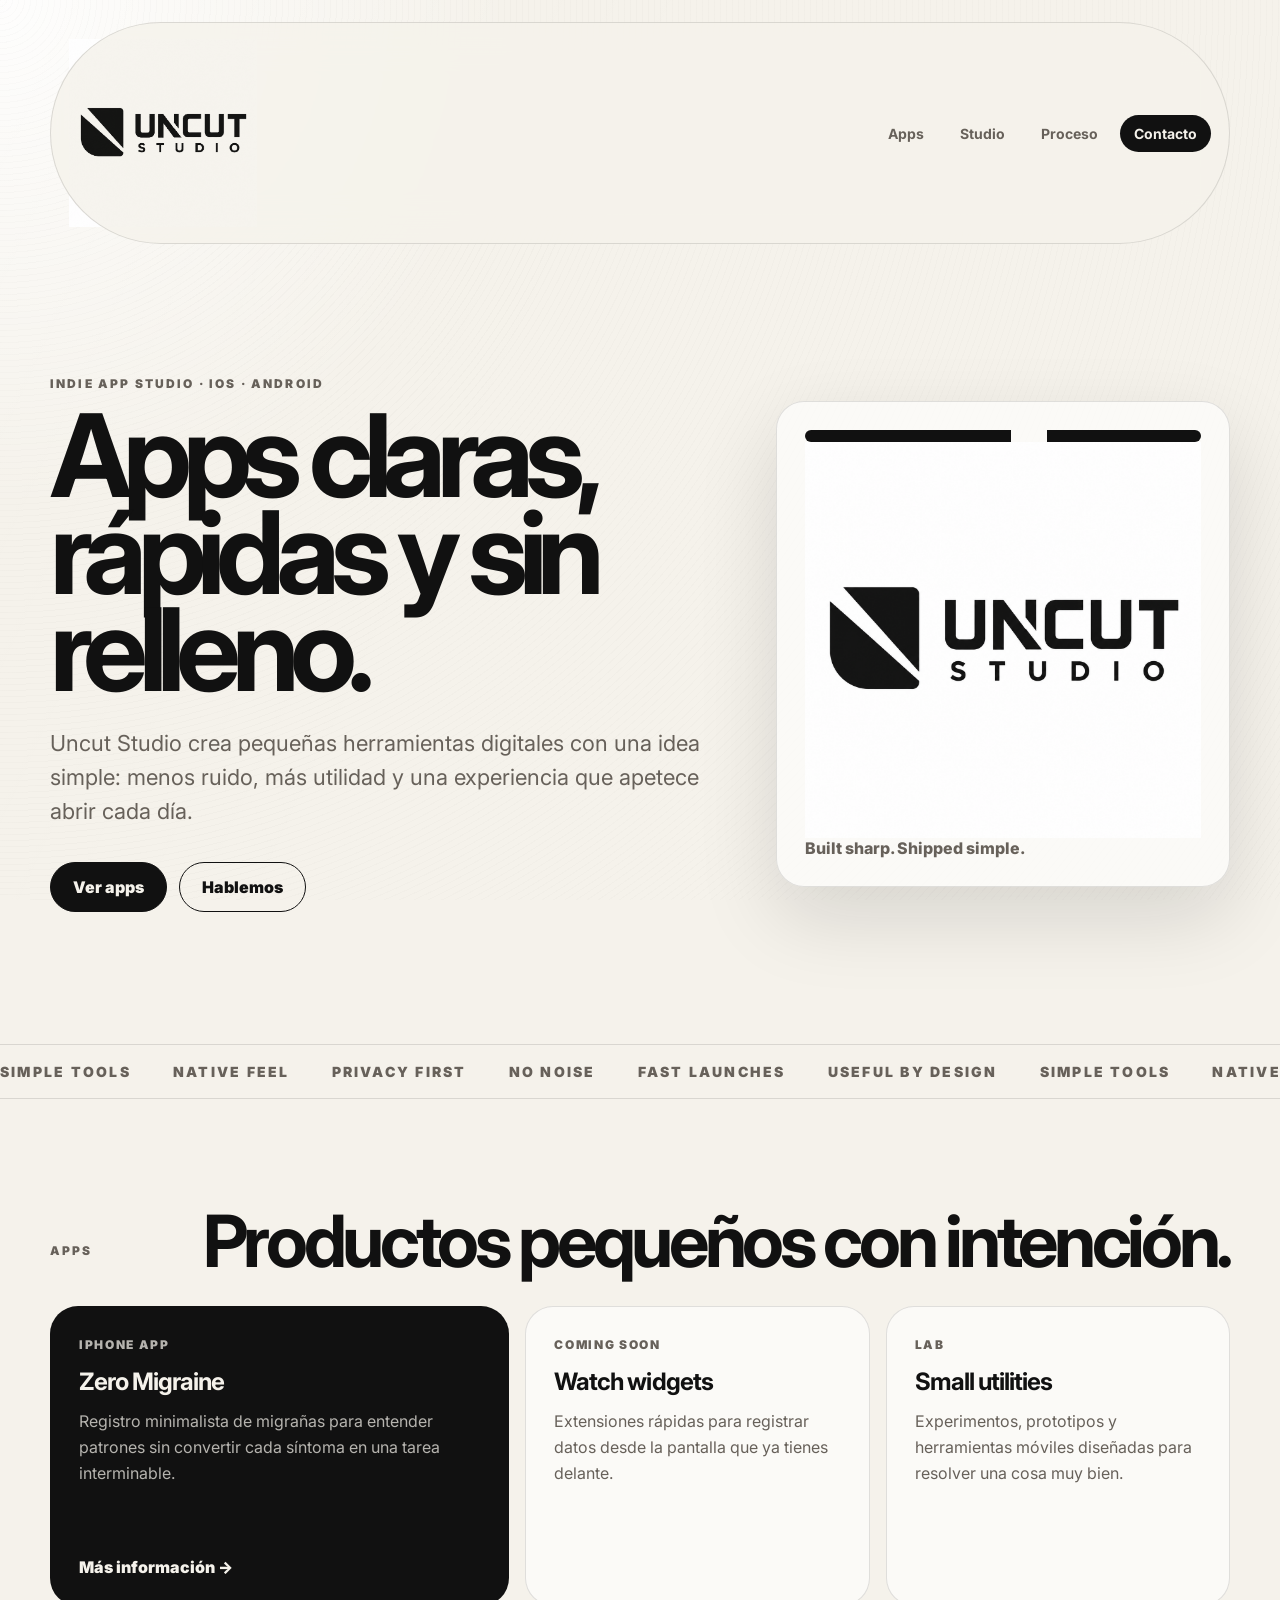
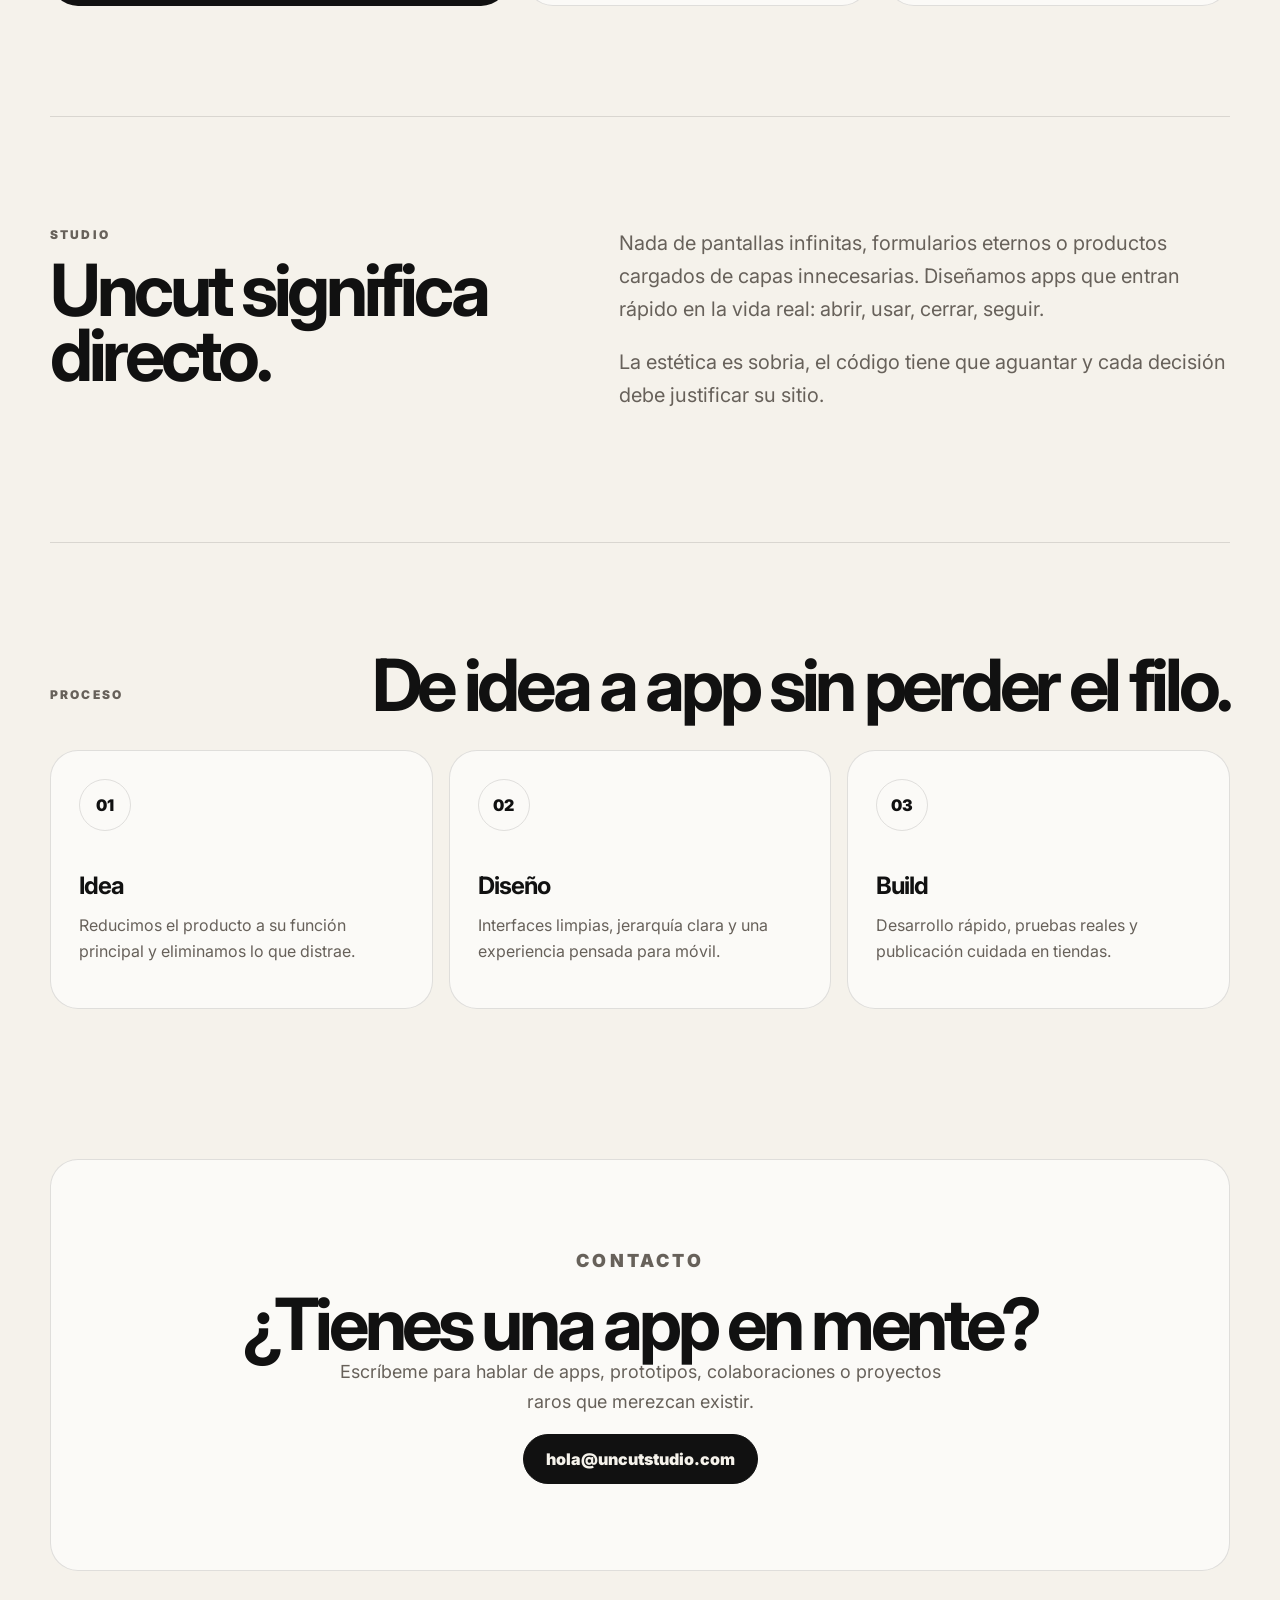
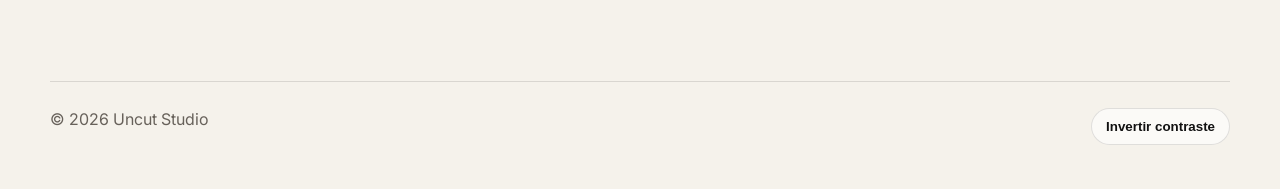
<file: index.html>
<!DOCTYPE html>
<html lang="es">
<head>
  <meta charset="UTF-8" />
  <meta name="viewport" content="width=device-width, initial-scale=1.0" />
  <title>Uncut Studio | Apps without noise</title>
  <meta name="description" content="Uncut Studio crea apps simples, cuidadas y directas para iPhone y Android." />
  <link rel="preconnect" href="https://fonts.googleapis.com">
  <link rel="preconnect" href="https://fonts.gstatic.com" crossorigin>
  <link href="https://fonts.googleapis.com/css2?family=Inter:wght@400;500;600;700;800;900&display=swap" rel="stylesheet">
  <link rel="stylesheet" href="styles.css" />
</head>
<body>
  <div class="grain" aria-hidden="true"></div>

  <header class="site-header" id="top">
    <a class="brand" href="#top" aria-label="Uncut Studio Home">
      <img src="assets/uncut-studio-logo.png" alt="Uncut Studio" />
    </a>

    <button class="nav-toggle" type="button" aria-label="Abrir menú" aria-expanded="false">
      <span></span>
      <span></span>
    </button>

    <nav class="site-nav" aria-label="Navegación principal">
      <a href="#work">Apps</a>
      <a href="#studio">Studio</a>
      <a href="#process">Proceso</a>
      <a href="#contact">Contacto</a>
    </nav>
  </header>

  <main>
    <section class="hero section" data-section>
      <div class="hero-copy">
        <p class="eyebrow">Indie app studio · iOS · Android</p>
        <h1>Apps claras, rápidas y sin relleno.</h1>
        <p class="hero-text">
          Uncut Studio crea pequeñas herramientas digitales con una idea simple:
          menos ruido, más utilidad y una experiencia que apetece abrir cada día.
        </p>
        <div class="hero-actions">
          <a class="button primary" href="#work">Ver apps</a>
          <a class="button ghost" href="#contact">Hablemos</a>
        </div>
      </div>

      <div class="hero-card" aria-label="Tarjeta de marca Uncut Studio">
        <div class="card-topline"></div>
        <img src="assets/uncut-studio-logo.png" alt="Logo de Uncut Studio" />
        <p>Built sharp. Shipped simple.</p>
      </div>
    </section>

    <section class="ticker" aria-label="Valores del estudio">
      <div class="ticker-track">
        <span>Simple tools</span>
        <span>Native feel</span>
        <span>Privacy first</span>
        <span>No noise</span>
        <span>Fast launches</span>
        <span>Useful by design</span>
      </div>
    </section>

    <section class="section work" id="work" data-section>
      <div class="section-heading">
        <p class="eyebrow">Apps</p>
        <h2>Productos pequeños con intención.</h2>
      </div>

      <div class="project-grid">
        <article class="project-card featured">
          <div>
            <p class="tag">iPhone app</p>
            <h3>Zero Migraine</h3>
            <p>Registro minimalista de migrañas para entender patrones sin convertir cada síntoma en una tarea interminable.</p>
          </div>
          <a href="#contact" class="card-link">Más información →</a>
        </article>

        <article class="project-card">
          <div>
            <p class="tag">Coming soon</p>
            <h3>Watch widgets</h3>
            <p>Extensiones rápidas para registrar datos desde la pantalla que ya tienes delante.</p>
          </div>
        </article>

        <article class="project-card">
          <div>
            <p class="tag">Lab</p>
            <h3>Small utilities</h3>
            <p>Experimentos, prototipos y herramientas móviles diseñadas para resolver una cosa muy bien.</p>
          </div>
        </article>
      </div>
    </section>

    <section class="section split" id="studio" data-section>
      <div>
        <p class="eyebrow">Studio</p>
        <h2>Uncut significa directo.</h2>
      </div>
      <div class="split-copy">
        <p>
          Nada de pantallas infinitas, formularios eternos o productos cargados de capas innecesarias.
          Diseñamos apps que entran rápido en la vida real: abrir, usar, cerrar, seguir.
        </p>
        <p>
          La estética es sobria, el código tiene que aguantar y cada decisión debe justificar su sitio.
        </p>
      </div>
    </section>

    <section class="section process" id="process" data-section>
      <div class="section-heading">
        <p class="eyebrow">Proceso</p>
        <h2>De idea a app sin perder el filo.</h2>
      </div>

      <div class="steps">
        <article>
          <span>01</span>
          <h3>Idea</h3>
          <p>Reducimos el producto a su función principal y eliminamos lo que distrae.</p>
        </article>
        <article>
          <span>02</span>
          <h3>Diseño</h3>
          <p>Interfaces limpias, jerarquía clara y una experiencia pensada para móvil.</p>
        </article>
        <article>
          <span>03</span>
          <h3>Build</h3>
          <p>Desarrollo rápido, pruebas reales y publicación cuidada en tiendas.</p>
        </article>
      </div>
    </section>

    <section class="section contact" id="contact" data-section>
      <div class="contact-card">
        <p class="eyebrow">Contacto</p>
        <h2>¿Tienes una app en mente?</h2>
        <p>Escríbeme para hablar de apps, prototipos, colaboraciones o proyectos raros que merezcan existir.</p>
        <a class="button primary" href="mailto:hola@uncutstudio.com">hola@uncutstudio.com</a>
      </div>
    </section>
  </main>

  <footer class="site-footer">
    <p>© <span id="year"></span> Uncut Studio</p>
    <button class="theme-toggle" type="button" aria-label="Cambiar tema">Invertir contraste</button>
  </footer>

  <script src="script.js"></script>
</body>
</html>
</file>
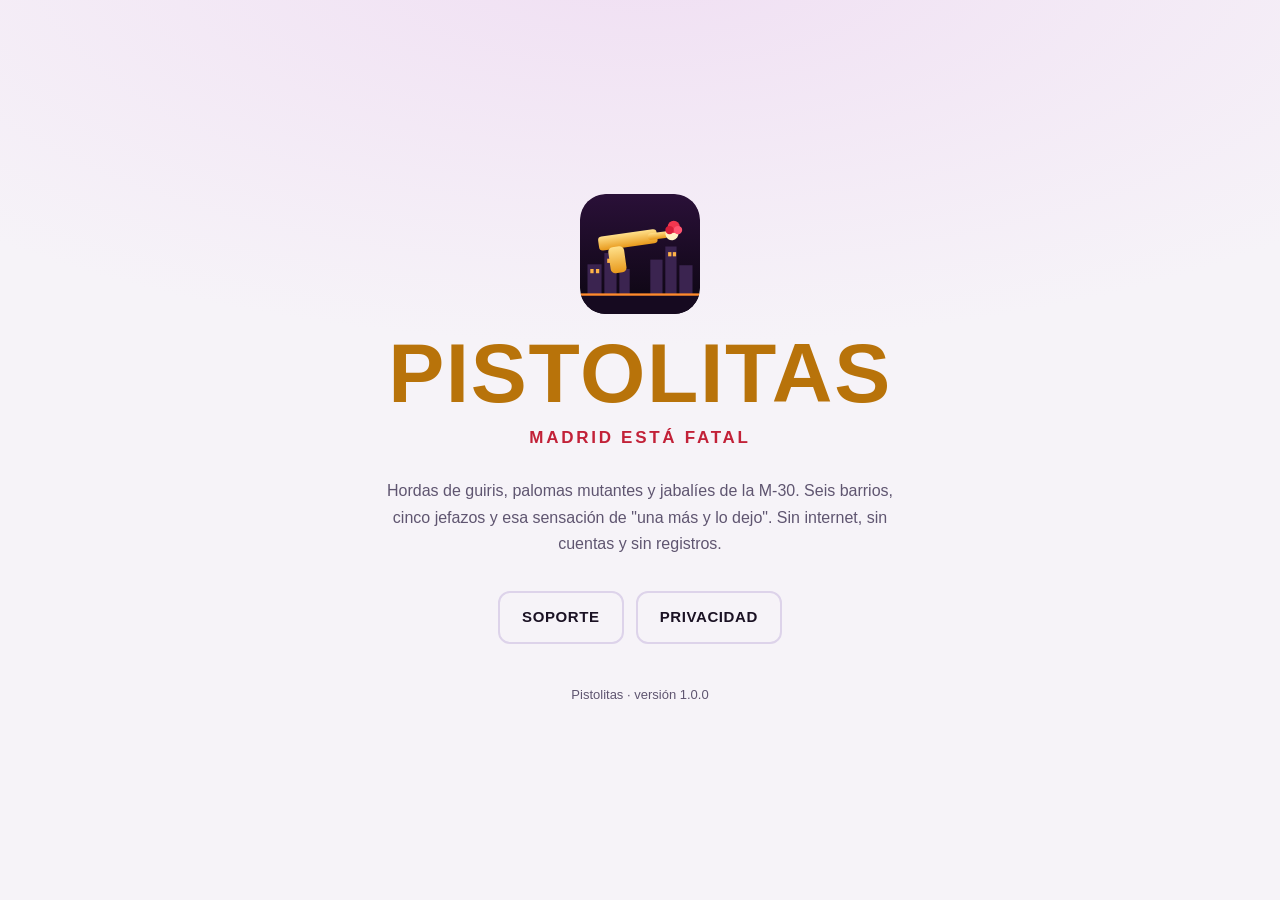
<file: pistolitas/index.html>
<!doctype html>
<html lang="es">
<head>
<meta charset="utf-8">
<meta name="viewport" content="width=device-width, initial-scale=1">
<title>Pistolitas · Madrid está fatal</title>
<meta name="description" content="Shooter de hordas en tercera persona ambientado en Madrid. Sin internet, sin cuentas.">
<meta name="color-scheme" content="dark light">
<style>
  :root{
    --bg:#0b0610; --panel:#1a1128; --line:#33224a;
    --ink:#f4f1ee; --dim:#a99fb8; --gold:#ffc63d; --red:#f23b52; --cyan:#4ce0f2;
  }
  *{box-sizing:border-box}
  html,body{overflow-x:hidden}
  body{overflow-wrap:anywhere}
  html{-webkit-text-size-adjust:100%}
  body{
    margin:0; background:var(--bg); color:var(--ink); text-align:center;
    font:16px/1.65 -apple-system,BlinkMacSystemFont,"Segoe UI",Roboto,Helvetica,Arial,sans-serif;
    background-image:radial-gradient(120% 70% at 50% -5%, #4a1442 0%, transparent 62%);
    background-repeat:no-repeat;
    min-height:100vh; display:flex; align-items:center; justify-content:center;
  }
  .wrap{max-width:640px; padding:48px 20px}
  .logo{width:120px;height:120px;display:block;margin:0 auto 20px;border-radius:26px}
  h1{
    margin:0; font-size:clamp(44px,13vw,84px); color:var(--gold); line-height:.95;
    font-family:Impact,"Arial Black","Helvetica Neue",sans-serif; font-weight:900;
    text-transform:uppercase; letter-spacing:.02em;
  }
  .sub{margin:10px 0 0; color:var(--red); font-weight:800; letter-spacing:.16em; text-transform:uppercase; font-size:clamp(13px,3.4vw,17px)}
  .pitch{margin:26px auto 0; max-width:520px; color:var(--dim)}
  .links{display:flex; gap:12px; justify-content:center; margin-top:34px; flex-wrap:wrap}
  .links a{
    border:2px solid var(--line); border-radius:12px; padding:12px 22px;
    text-decoration:none; color:var(--ink); font-weight:800; letter-spacing:.04em;
    text-transform:uppercase; font-size:15px;
  }
  .links a:hover{border-color:var(--gold); color:var(--gold)}
  footer{margin-top:40px; color:var(--dim); font-size:13px}
  @media (prefers-color-scheme: light){
    :root{
      --bg:#f6f3f8; --panel:#fff; --line:#ddd3ea;
      --ink:#1b1224; --dim:#5f5570; --gold:#b8730a; --red:#c22138; --cyan:#0a6f80;
    }
    body{background-image:radial-gradient(120% 70% at 50% -5%, #f0dff3 0%, transparent 62%)}
  }
</style>
</head>
<body>
<div class="wrap">
  <svg class="logo" viewBox="0 0 256 256" role="img" aria-label="Pistolitas">
    <defs>
      <linearGradient id="bg" x1="0" y1="0" x2="0" y2="1">
        <stop offset="0" stop-color="#2a1038"/><stop offset="1" stop-color="#0b0610"/>
      </linearGradient>
      <linearGradient id="gold" x1="0" y1="0" x2="0" y2="1">
        <stop offset="0" stop-color="#ffe08a"/><stop offset="1" stop-color="#e8991b"/>
      </linearGradient>
    </defs>
    <rect width="256" height="256" rx="52" fill="url(#bg)"/>
    <g fill="#3b2450">
      <rect x="16" y="150" width="30" height="70"/><rect x="52" y="126" width="26" height="94"/>
      <rect x="84" y="160" width="22" height="60"/><rect x="150" y="140" width="26" height="80"/>
      <rect x="182" y="112" width="24" height="108"/><rect x="212" y="152" width="28" height="68"/>
    </g>
    <g fill="#ffb347">
      <rect x="22" y="160" width="7" height="9"/><rect x="34" y="160" width="7" height="9"/>
      <rect x="58" y="138" width="7" height="9"/><rect x="68" y="138" width="7" height="9"/>
      <rect x="188" y="124" width="7" height="9"/><rect x="198" y="124" width="7" height="9"/>
    </g>
    <rect x="0" y="214" width="256" height="42" fill="#160a20"/>
    <rect x="0" y="212" width="256" height="5" fill="#ff8a2b"/>
    <g transform="translate(34 66) rotate(-8)">
      <rect x="0" y="26" width="126" height="30" rx="8" fill="url(#gold)"/>
      <rect x="106" y="34" width="44" height="14" rx="7" fill="url(#gold)"/>
      <rect x="18" y="52" width="34" height="56" rx="10" fill="url(#gold)"/>
      <circle cx="158" cy="41" r="14" fill="#fff3c4"/>
    </g>
    <g transform="translate(200 70)">
      <circle cx="0" cy="0" r="13" fill="#f2374f"/>
      <circle cx="-9" cy="7" r="9" fill="#d81f3a"/><circle cx="9" cy="7" r="9" fill="#ff5470"/>
    </g>
  </svg>

  <h1>Pistolitas</h1>
  <p class="sub">Madrid está fatal</p>

  <p class="pitch">Hordas de guiris, palomas mutantes y jabalíes de la M-30.
  Seis barrios, cinco jefazos y esa sensación de "una más y lo dejo".
  Sin internet, sin cuentas y sin registros.</p>

  <nav class="links">
    <a href="soporte.html">Soporte</a>
    <a href="privacidad.html">Privacidad</a>
  </nav>

  <footer>Pistolitas · versión 1.0.0</footer>
</div>
</body>
</html>
</file>
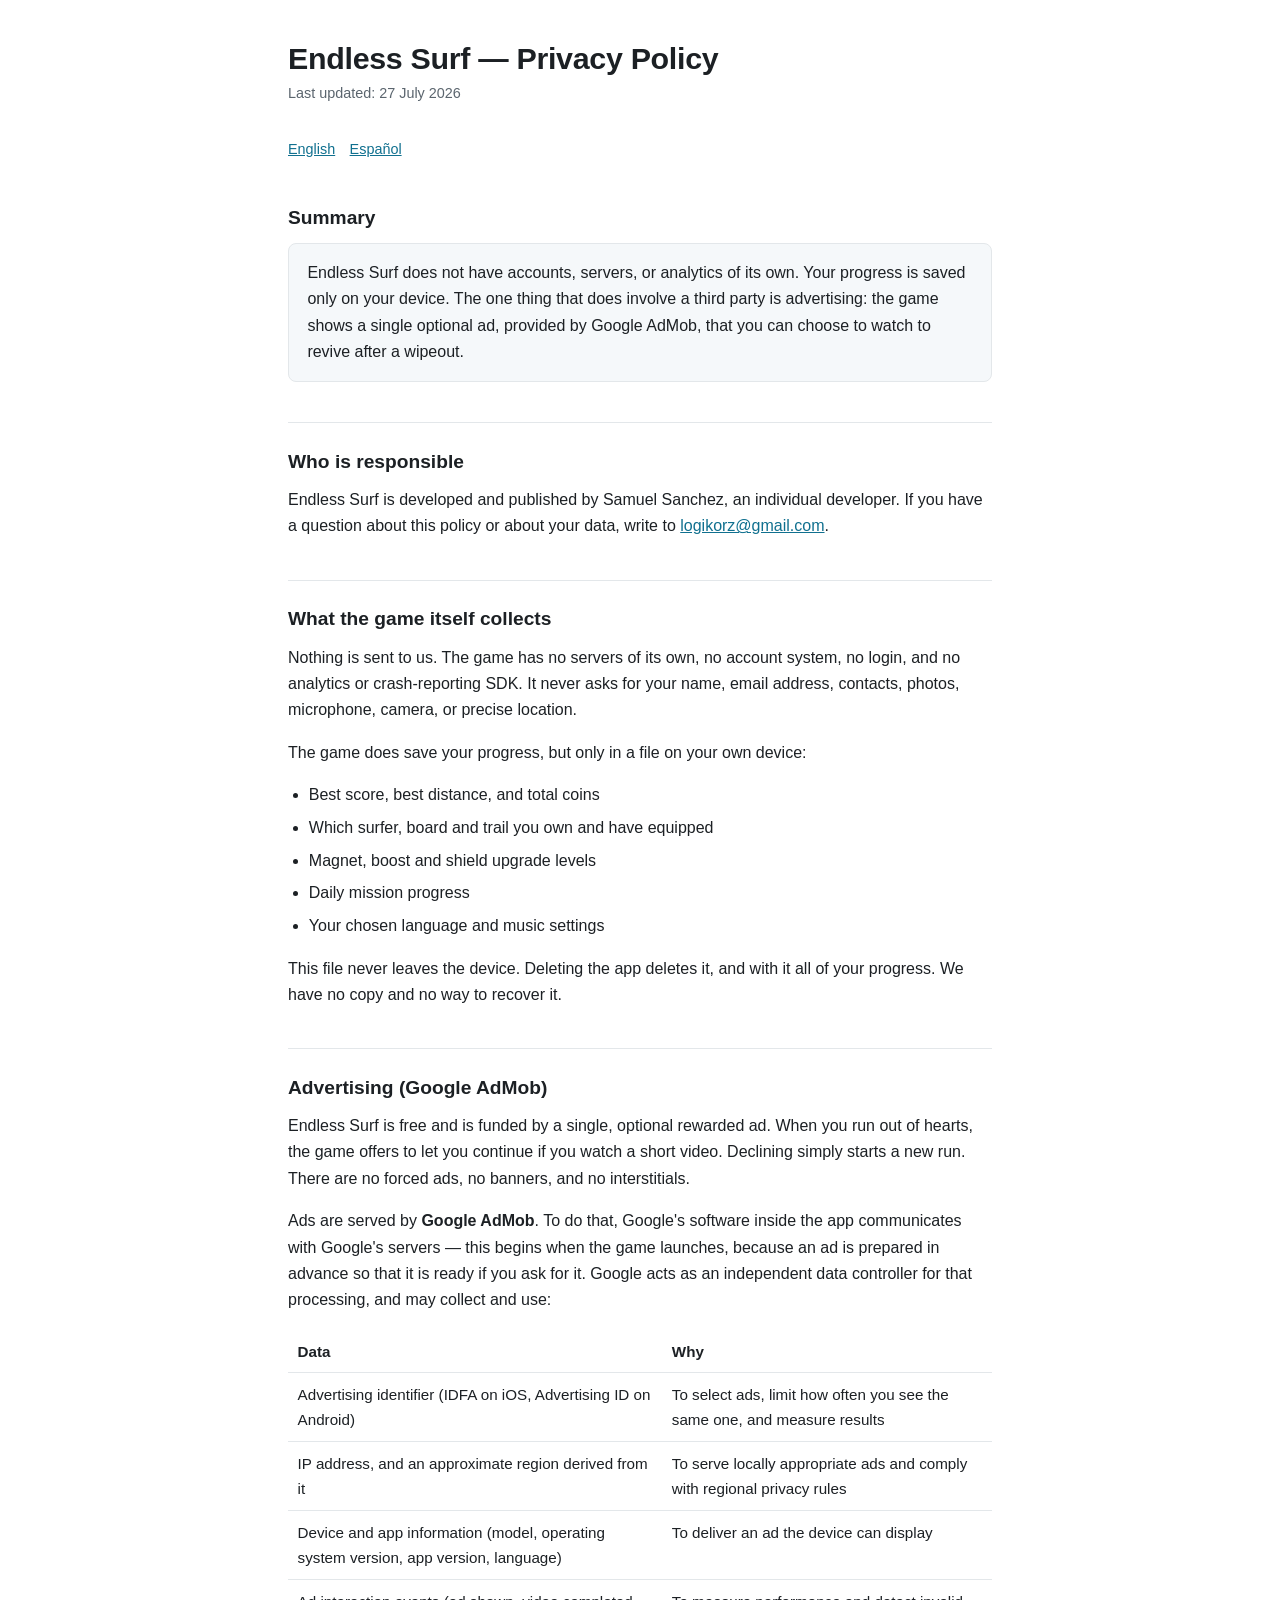
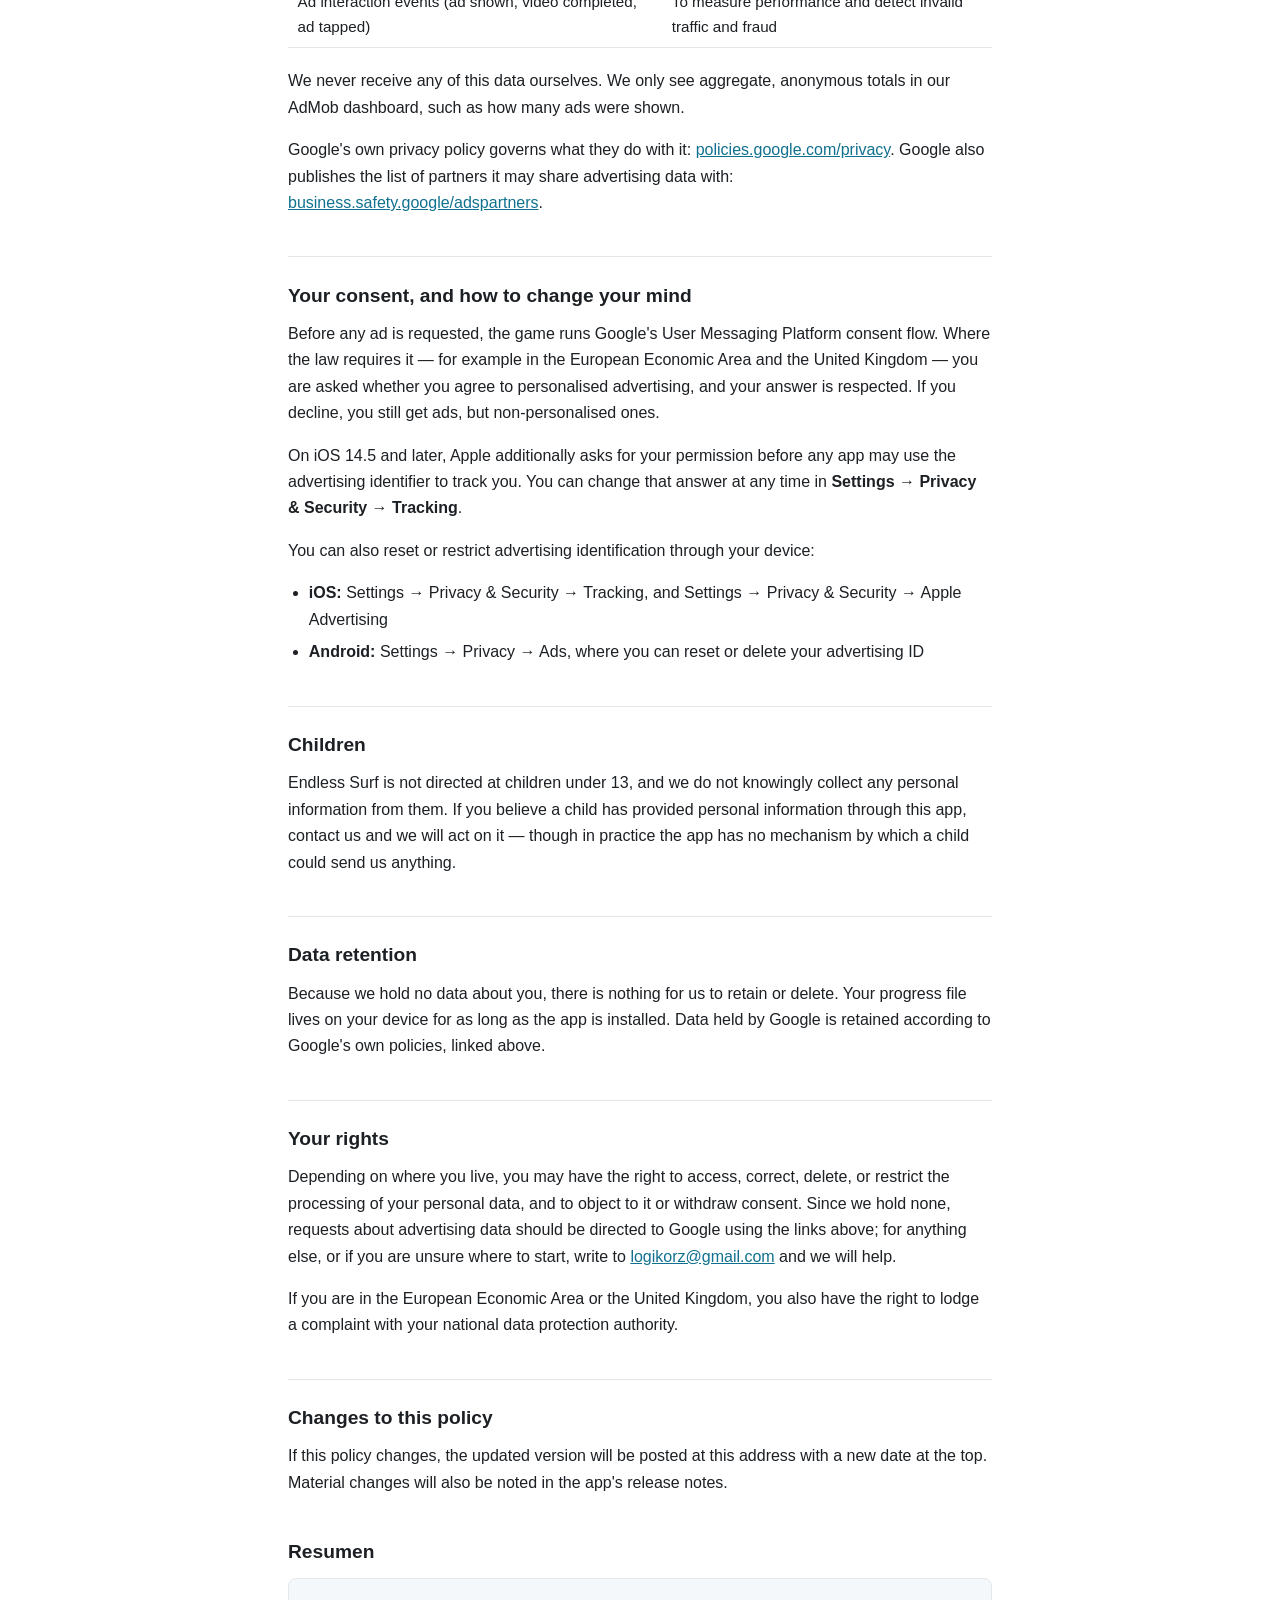
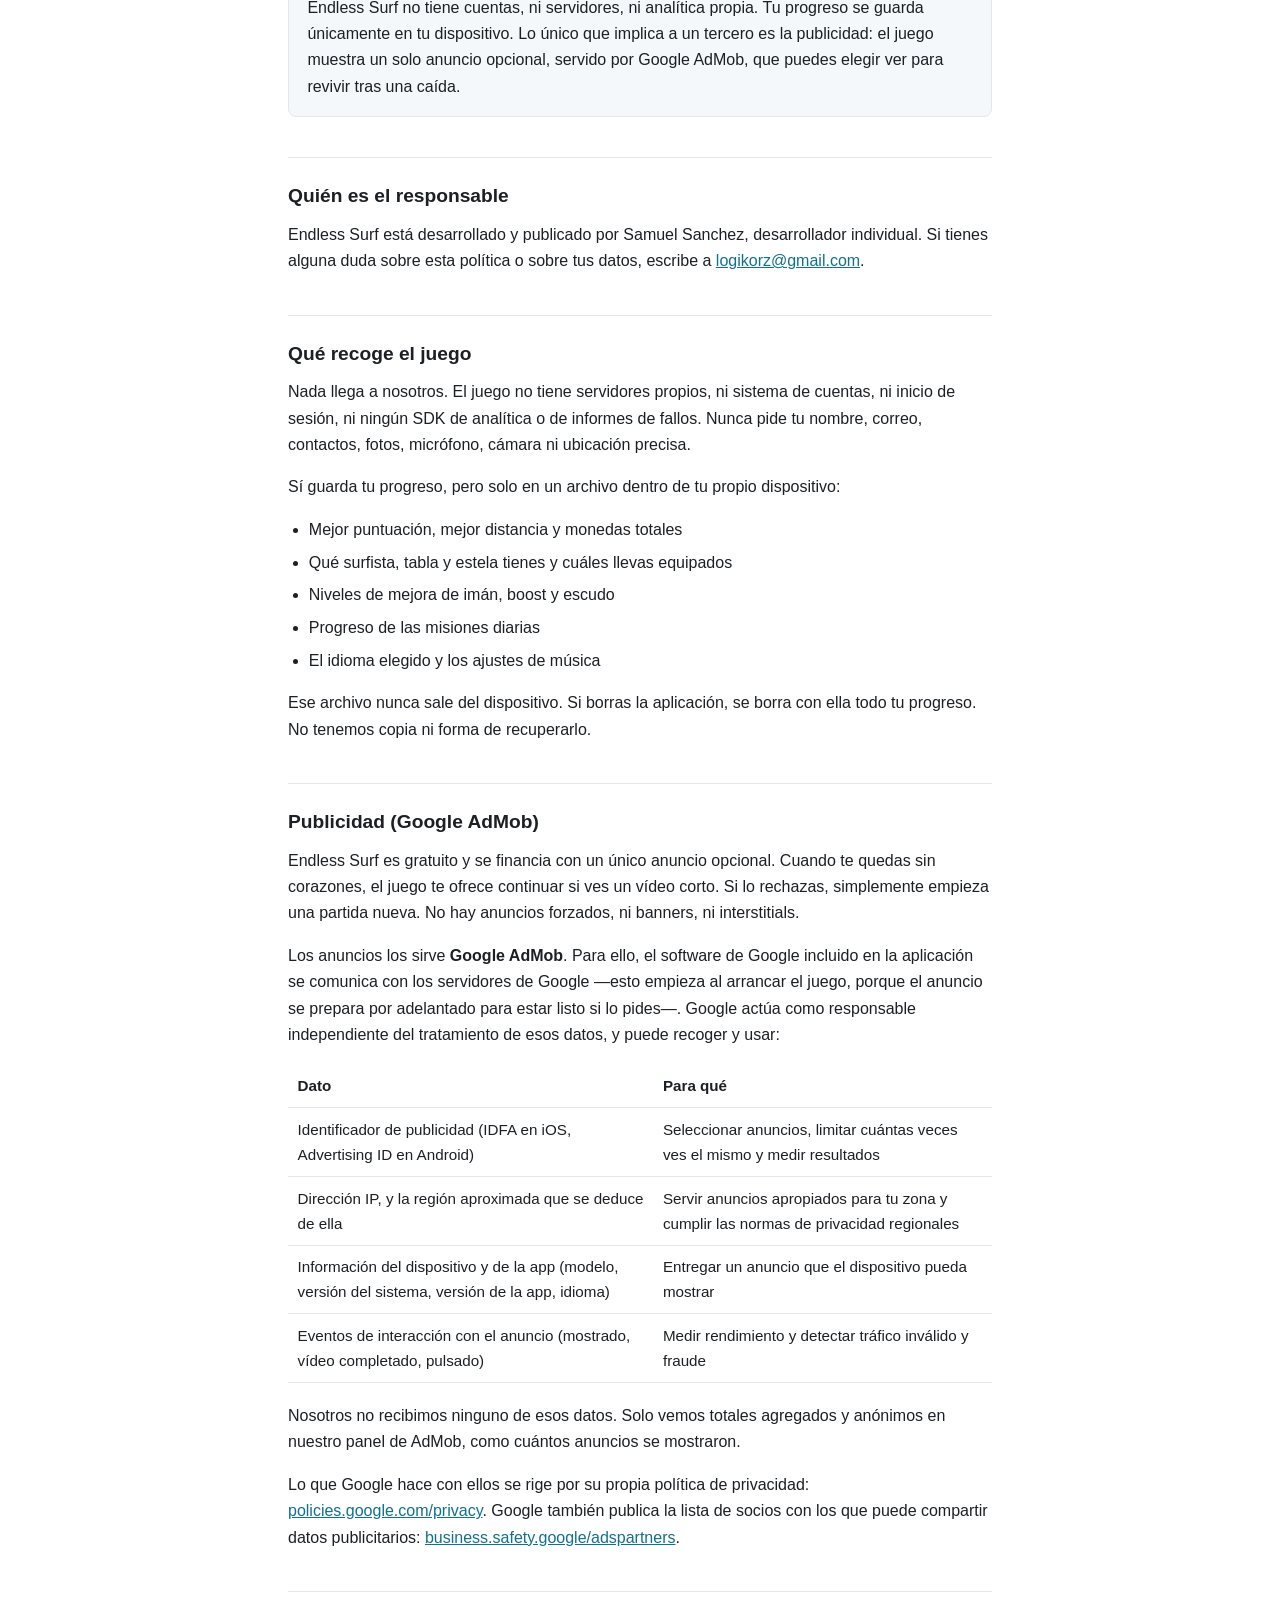
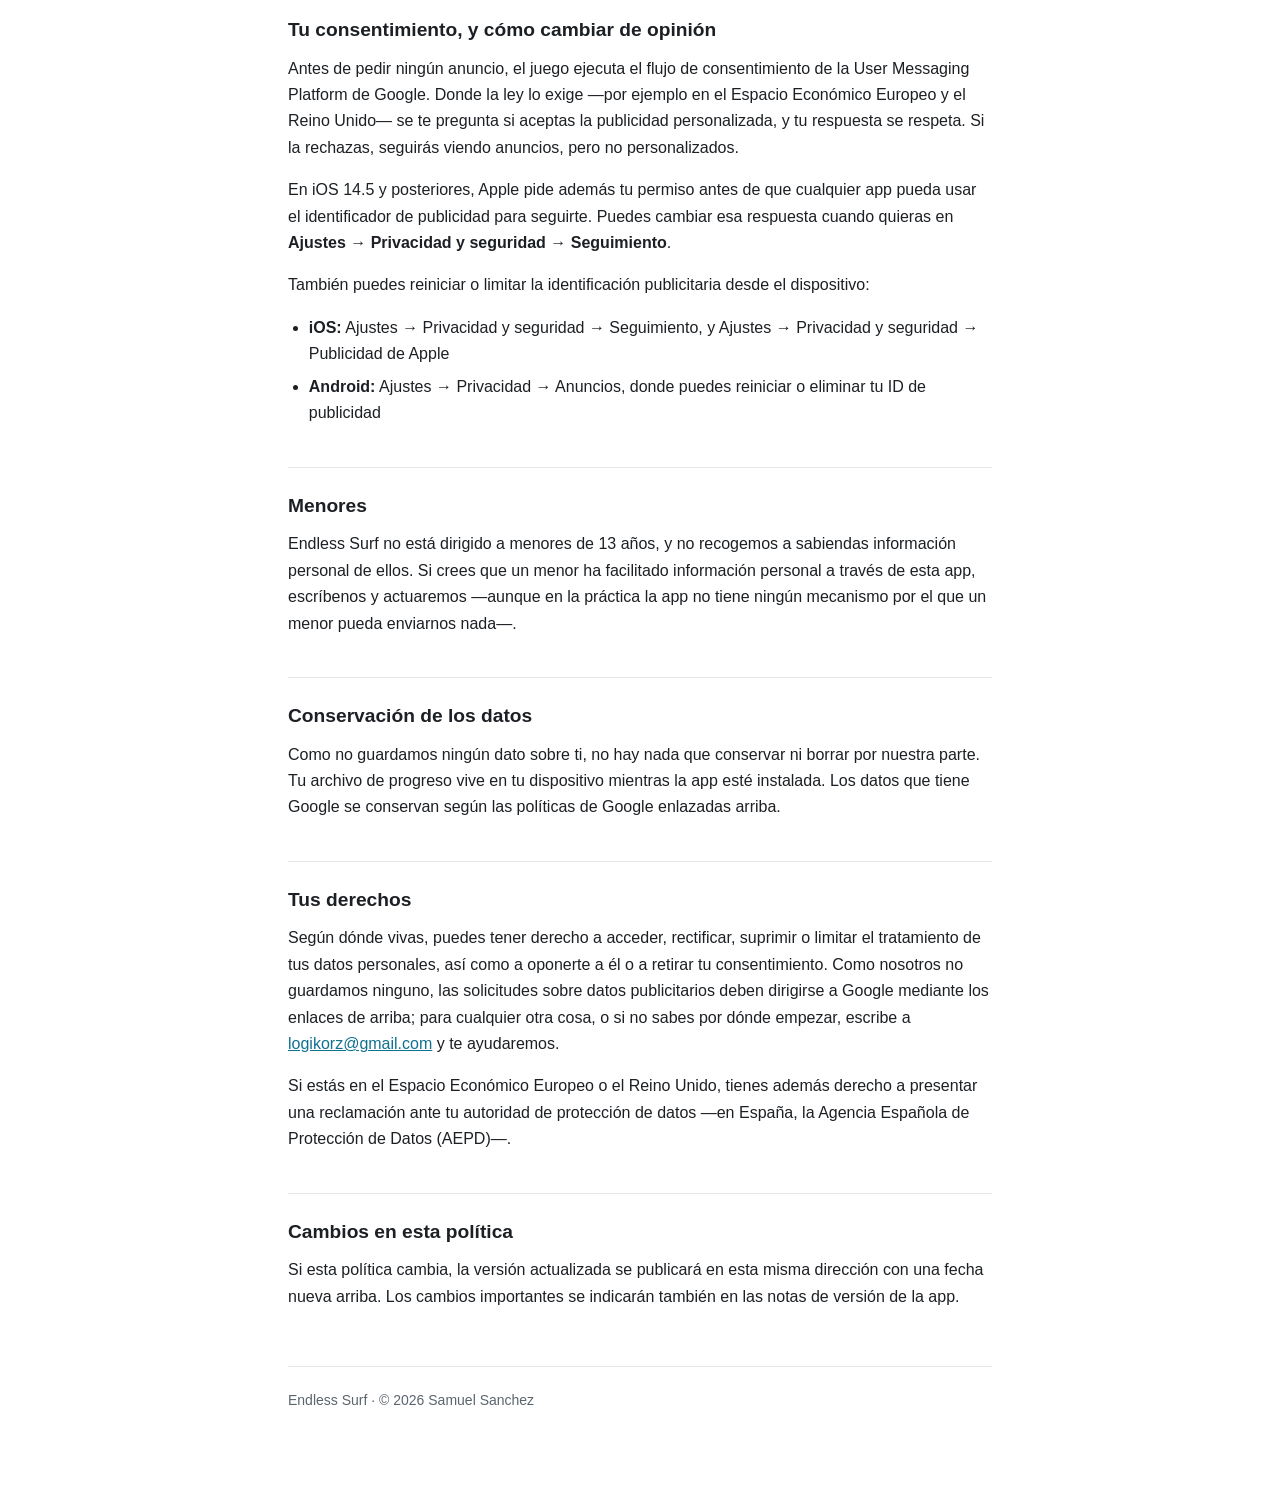
<file: surfendless/index.html>
<!doctype html>
<html lang="en">
<head>
<meta charset="utf-8">
<meta name="viewport" content="width=device-width, initial-scale=1">
<title>Endless Surf — Privacy Policy</title>
<style>
  :root {
    --bg: #ffffff;
    --fg: #1c2024;
    --muted: #5b656e;
    --rule: #e3e7ea;
    --accent: #10708f;
    --card: #f5f8fa;
  }
  @media (prefers-color-scheme: dark) {
    :root {
      --bg: #14181b;
      --fg: #e6eaed;
      --muted: #9aa5ae;
      --rule: #2a3237;
      --accent: #6ec8e6;
      --card: #1c2226;
    }
  }
  * { box-sizing: border-box; }
  html { -webkit-text-size-adjust: 100%; }
  body {
    margin: 0;
    padding: 2.5rem 1.25rem 5rem;
    background: var(--bg);
    color: var(--fg);
    font: 16px/1.65 -apple-system, BlinkMacSystemFont, "Segoe UI", Roboto, Helvetica, Arial, sans-serif;
  }
  main { max-width: 44rem; margin: 0 auto; }
  h1 { font-size: 1.9rem; line-height: 1.2; margin: 0 0 .35rem; letter-spacing: -.01em; }
  h2 {
    font-size: 1.2rem; margin: 2.5rem 0 .6rem;
    padding-top: 1.4rem; border-top: 1px solid var(--rule);
  }
  h2:first-of-type { border-top: 0; padding-top: 0; }
  h3 { font-size: 1rem; margin: 1.6rem 0 .4rem; }
  p, ul { margin: 0 0 1rem; }
  ul { padding-left: 1.3rem; }
  li { margin-bottom: .4rem; }
  a { color: var(--accent); }
  .meta { color: var(--muted); font-size: .9rem; margin-bottom: 2rem; }
  .lang { margin: 0 0 2.5rem; font-size: .9rem; }
  .lang a { margin-right: .9rem; }
  .callout {
    background: var(--card); border: 1px solid var(--rule);
    border-radius: 8px; padding: 1rem 1.15rem; margin: 0 0 1.25rem;
  }
  .callout p:last-child { margin-bottom: 0; }
  table { width: 100%; border-collapse: collapse; margin: 0 0 1.25rem; font-size: .95rem; }
  th, td { text-align: left; padding: .55rem .6rem; border-bottom: 1px solid var(--rule); vertical-align: top; }
  th { font-weight: 600; }
  .scroll { overflow-x: auto; }
  footer { margin-top: 3.5rem; padding-top: 1.4rem; border-top: 1px solid var(--rule); color: var(--muted); font-size: .875rem; }
  section[lang] { scroll-margin-top: 1rem; }
</style>
</head>
<body>
<main>

<h1>Endless Surf — Privacy Policy</h1>
<p class="meta">Last updated: 27 July 2026</p>
<p class="lang"><a href="#en">English</a><a href="#es">Español</a></p>

<section id="en" lang="en">

<h2>Summary</h2>
<div class="callout">
  <p>Endless Surf does not have accounts, servers, or analytics of its own. Your
  progress is saved only on your device. The one thing that does involve a third
  party is advertising: the game shows a single optional ad, provided by Google
  AdMob, that you can choose to watch to revive after a wipeout.</p>
</div>

<h2>Who is responsible</h2>
<p>Endless Surf is developed and published by Samuel Sanchez, an individual
developer. If you have a question about this policy or about your data, write to
<a href="mailto:logikorz@gmail.com">logikorz@gmail.com</a>.</p>

<h2>What the game itself collects</h2>
<p>Nothing is sent to us. The game has no servers of its own, no account system,
no login, and no analytics or crash-reporting SDK. It never asks for your name,
email address, contacts, photos, microphone, camera, or precise location.</p>
<p>The game does save your progress, but only in a file on your own device:</p>
<ul>
  <li>Best score, best distance, and total coins</li>
  <li>Which surfer, board and trail you own and have equipped</li>
  <li>Magnet, boost and shield upgrade levels</li>
  <li>Daily mission progress</li>
  <li>Your chosen language and music settings</li>
</ul>
<p>This file never leaves the device. Deleting the app deletes it, and with it
all of your progress. We have no copy and no way to recover it.</p>

<h2>Advertising (Google AdMob)</h2>
<p>Endless Surf is free and is funded by a single, optional rewarded ad. When you
run out of hearts, the game offers to let you continue if you watch a short video.
Declining simply starts a new run. There are no forced ads, no banners, and no
interstitials.</p>
<p>Ads are served by <strong>Google AdMob</strong>. To do that, Google's software
inside the app communicates with Google's servers — this begins when the game
launches, because an ad is prepared in advance so that it is ready if you ask for
it. Google acts as an independent data controller for that processing, and may
collect and use:</p>
<div class="scroll">
<table>
  <thead>
    <tr><th>Data</th><th>Why</th></tr>
  </thead>
  <tbody>
    <tr><td>Advertising identifier (IDFA on iOS, Advertising ID on Android)</td><td>To select ads, limit how often you see the same one, and measure results</td></tr>
    <tr><td>IP address, and an approximate region derived from it</td><td>To serve locally appropriate ads and comply with regional privacy rules</td></tr>
    <tr><td>Device and app information (model, operating system version, app version, language)</td><td>To deliver an ad the device can display</td></tr>
    <tr><td>Ad interaction events (ad shown, video completed, ad tapped)</td><td>To measure performance and detect invalid traffic and fraud</td></tr>
  </tbody>
</table>
</div>
<p>We never receive any of this data ourselves. We only see aggregate,
anonymous totals in our AdMob dashboard, such as how many ads were shown.</p>
<p>Google's own privacy policy governs what they do with it:
<a href="https://policies.google.com/privacy" rel="noopener">policies.google.com/privacy</a>.
Google also publishes the list of partners it may share advertising data with:
<a href="https://business.safety.google/adspartners/" rel="noopener">business.safety.google/adspartners</a>.</p>

<h2>Your consent, and how to change your mind</h2>
<p>Before any ad is requested, the game runs Google's User Messaging Platform
consent flow. Where the law requires it — for example in the European Economic
Area and the United Kingdom — you are asked whether you agree to personalised
advertising, and your answer is respected. If you decline, you still get ads, but
non-personalised ones.</p>
<p>On iOS 14.5 and later, Apple additionally asks for your permission before any
app may use the advertising identifier to track you. You can change that answer
at any time in <strong>Settings → Privacy &amp; Security → Tracking</strong>.</p>
<p>You can also reset or restrict advertising identification through your device:</p>
<ul>
  <li><strong>iOS:</strong> Settings → Privacy &amp; Security → Tracking, and
  Settings → Privacy &amp; Security → Apple Advertising</li>
  <li><strong>Android:</strong> Settings → Privacy → Ads, where you can reset or
  delete your advertising ID</li>
</ul>

<h2>Children</h2>
<p>Endless Surf is not directed at children under 13, and we do not knowingly
collect any personal information from them. If you believe a child has provided
personal information through this app, contact us and we will act on it — though
in practice the app has no mechanism by which a child could send us anything.</p>

<h2>Data retention</h2>
<p>Because we hold no data about you, there is nothing for us to retain or
delete. Your progress file lives on your device for as long as the app is
installed. Data held by Google is retained according to Google's own policies,
linked above.</p>

<h2>Your rights</h2>
<p>Depending on where you live, you may have the right to access, correct,
delete, or restrict the processing of your personal data, and to object to it or
withdraw consent. Since we hold none, requests about advertising data should be
directed to Google using the links above; for anything else, or if you are unsure
where to start, write to
<a href="mailto:logikorz@gmail.com">logikorz@gmail.com</a> and we will help.</p>
<p>If you are in the European Economic Area or the United Kingdom, you also have
the right to lodge a complaint with your national data protection authority.</p>

<h2>Changes to this policy</h2>
<p>If this policy changes, the updated version will be posted at this address
with a new date at the top. Material changes will also be noted in the app's
release notes.</p>

</section>

<section id="es" lang="es">

<h2>Resumen</h2>
<div class="callout">
  <p>Endless Surf no tiene cuentas, ni servidores, ni analítica propia. Tu
  progreso se guarda únicamente en tu dispositivo. Lo único que implica a un
  tercero es la publicidad: el juego muestra un solo anuncio opcional, servido
  por Google AdMob, que puedes elegir ver para revivir tras una caída.</p>
</div>

<h2>Quién es el responsable</h2>
<p>Endless Surf está desarrollado y publicado por Samuel Sanchez, desarrollador
individual. Si tienes alguna duda sobre esta política o sobre tus datos, escribe a
<a href="mailto:logikorz@gmail.com">logikorz@gmail.com</a>.</p>

<h2>Qué recoge el juego</h2>
<p>Nada llega a nosotros. El juego no tiene servidores propios, ni sistema de
cuentas, ni inicio de sesión, ni ningún SDK de analítica o de informes de fallos.
Nunca pide tu nombre, correo, contactos, fotos, micrófono, cámara ni ubicación
precisa.</p>
<p>Sí guarda tu progreso, pero solo en un archivo dentro de tu propio
dispositivo:</p>
<ul>
  <li>Mejor puntuación, mejor distancia y monedas totales</li>
  <li>Qué surfista, tabla y estela tienes y cuáles llevas equipados</li>
  <li>Niveles de mejora de imán, boost y escudo</li>
  <li>Progreso de las misiones diarias</li>
  <li>El idioma elegido y los ajustes de música</li>
</ul>
<p>Ese archivo nunca sale del dispositivo. Si borras la aplicación, se borra con
ella todo tu progreso. No tenemos copia ni forma de recuperarlo.</p>

<h2>Publicidad (Google AdMob)</h2>
<p>Endless Surf es gratuito y se financia con un único anuncio opcional. Cuando
te quedas sin corazones, el juego te ofrece continuar si ves un vídeo corto.
Si lo rechazas, simplemente empieza una partida nueva. No hay anuncios forzados,
ni banners, ni interstitials.</p>
<p>Los anuncios los sirve <strong>Google AdMob</strong>. Para ello, el software
de Google incluido en la aplicación se comunica con los servidores de Google
—esto empieza al arrancar el juego, porque el anuncio se prepara por adelantado
para estar listo si lo pides—. Google actúa como responsable independiente del
tratamiento de esos datos, y puede recoger y usar:</p>
<div class="scroll">
<table>
  <thead>
    <tr><th>Dato</th><th>Para qué</th></tr>
  </thead>
  <tbody>
    <tr><td>Identificador de publicidad (IDFA en iOS, Advertising ID en Android)</td><td>Seleccionar anuncios, limitar cuántas veces ves el mismo y medir resultados</td></tr>
    <tr><td>Dirección IP, y la región aproximada que se deduce de ella</td><td>Servir anuncios apropiados para tu zona y cumplir las normas de privacidad regionales</td></tr>
    <tr><td>Información del dispositivo y de la app (modelo, versión del sistema, versión de la app, idioma)</td><td>Entregar un anuncio que el dispositivo pueda mostrar</td></tr>
    <tr><td>Eventos de interacción con el anuncio (mostrado, vídeo completado, pulsado)</td><td>Medir rendimiento y detectar tráfico inválido y fraude</td></tr>
  </tbody>
</table>
</div>
<p>Nosotros no recibimos ninguno de esos datos. Solo vemos totales agregados y
anónimos en nuestro panel de AdMob, como cuántos anuncios se mostraron.</p>
<p>Lo que Google hace con ellos se rige por su propia política de privacidad:
<a href="https://policies.google.com/privacy" rel="noopener">policies.google.com/privacy</a>.
Google también publica la lista de socios con los que puede compartir datos
publicitarios:
<a href="https://business.safety.google/adspartners/" rel="noopener">business.safety.google/adspartners</a>.</p>

<h2>Tu consentimiento, y cómo cambiar de opinión</h2>
<p>Antes de pedir ningún anuncio, el juego ejecuta el flujo de consentimiento de
la User Messaging Platform de Google. Donde la ley lo exige —por ejemplo en el
Espacio Económico Europeo y el Reino Unido— se te pregunta si aceptas la
publicidad personalizada, y tu respuesta se respeta. Si la rechazas, seguirás
viendo anuncios, pero no personalizados.</p>
<p>En iOS 14.5 y posteriores, Apple pide además tu permiso antes de que
cualquier app pueda usar el identificador de publicidad para seguirte. Puedes
cambiar esa respuesta cuando quieras en
<strong>Ajustes → Privacidad y seguridad → Seguimiento</strong>.</p>
<p>También puedes reiniciar o limitar la identificación publicitaria desde el
dispositivo:</p>
<ul>
  <li><strong>iOS:</strong> Ajustes → Privacidad y seguridad → Seguimiento, y
  Ajustes → Privacidad y seguridad → Publicidad de Apple</li>
  <li><strong>Android:</strong> Ajustes → Privacidad → Anuncios, donde puedes
  reiniciar o eliminar tu ID de publicidad</li>
</ul>

<h2>Menores</h2>
<p>Endless Surf no está dirigido a menores de 13 años, y no recogemos a
sabiendas información personal de ellos. Si crees que un menor ha facilitado
información personal a través de esta app, escríbenos y actuaremos —aunque en la
práctica la app no tiene ningún mecanismo por el que un menor pueda enviarnos
nada—.</p>

<h2>Conservación de los datos</h2>
<p>Como no guardamos ningún dato sobre ti, no hay nada que conservar ni borrar
por nuestra parte. Tu archivo de progreso vive en tu dispositivo mientras la app
esté instalada. Los datos que tiene Google se conservan según las políticas de
Google enlazadas arriba.</p>

<h2>Tus derechos</h2>
<p>Según dónde vivas, puedes tener derecho a acceder, rectificar, suprimir o
limitar el tratamiento de tus datos personales, así como a oponerte a él o a
retirar tu consentimiento. Como nosotros no guardamos ninguno, las solicitudes
sobre datos publicitarios deben dirigirse a Google mediante los enlaces de
arriba; para cualquier otra cosa, o si no sabes por dónde empezar, escribe a
<a href="mailto:logikorz@gmail.com">logikorz@gmail.com</a> y te ayudaremos.</p>
<p>Si estás en el Espacio Económico Europeo o el Reino Unido, tienes además
derecho a presentar una reclamación ante tu autoridad de protección de datos
—en España, la Agencia Española de Protección de Datos (AEPD)—.</p>

<h2>Cambios en esta política</h2>
<p>Si esta política cambia, la versión actualizada se publicará en esta misma
dirección con una fecha nueva arriba. Los cambios importantes se indicarán
también en las notas de versión de la app.</p>

</section>

<footer>
  <p>Endless Surf · © 2026 Samuel Sanchez</p>
</footer>

</main>
</body>
</html>
</file>
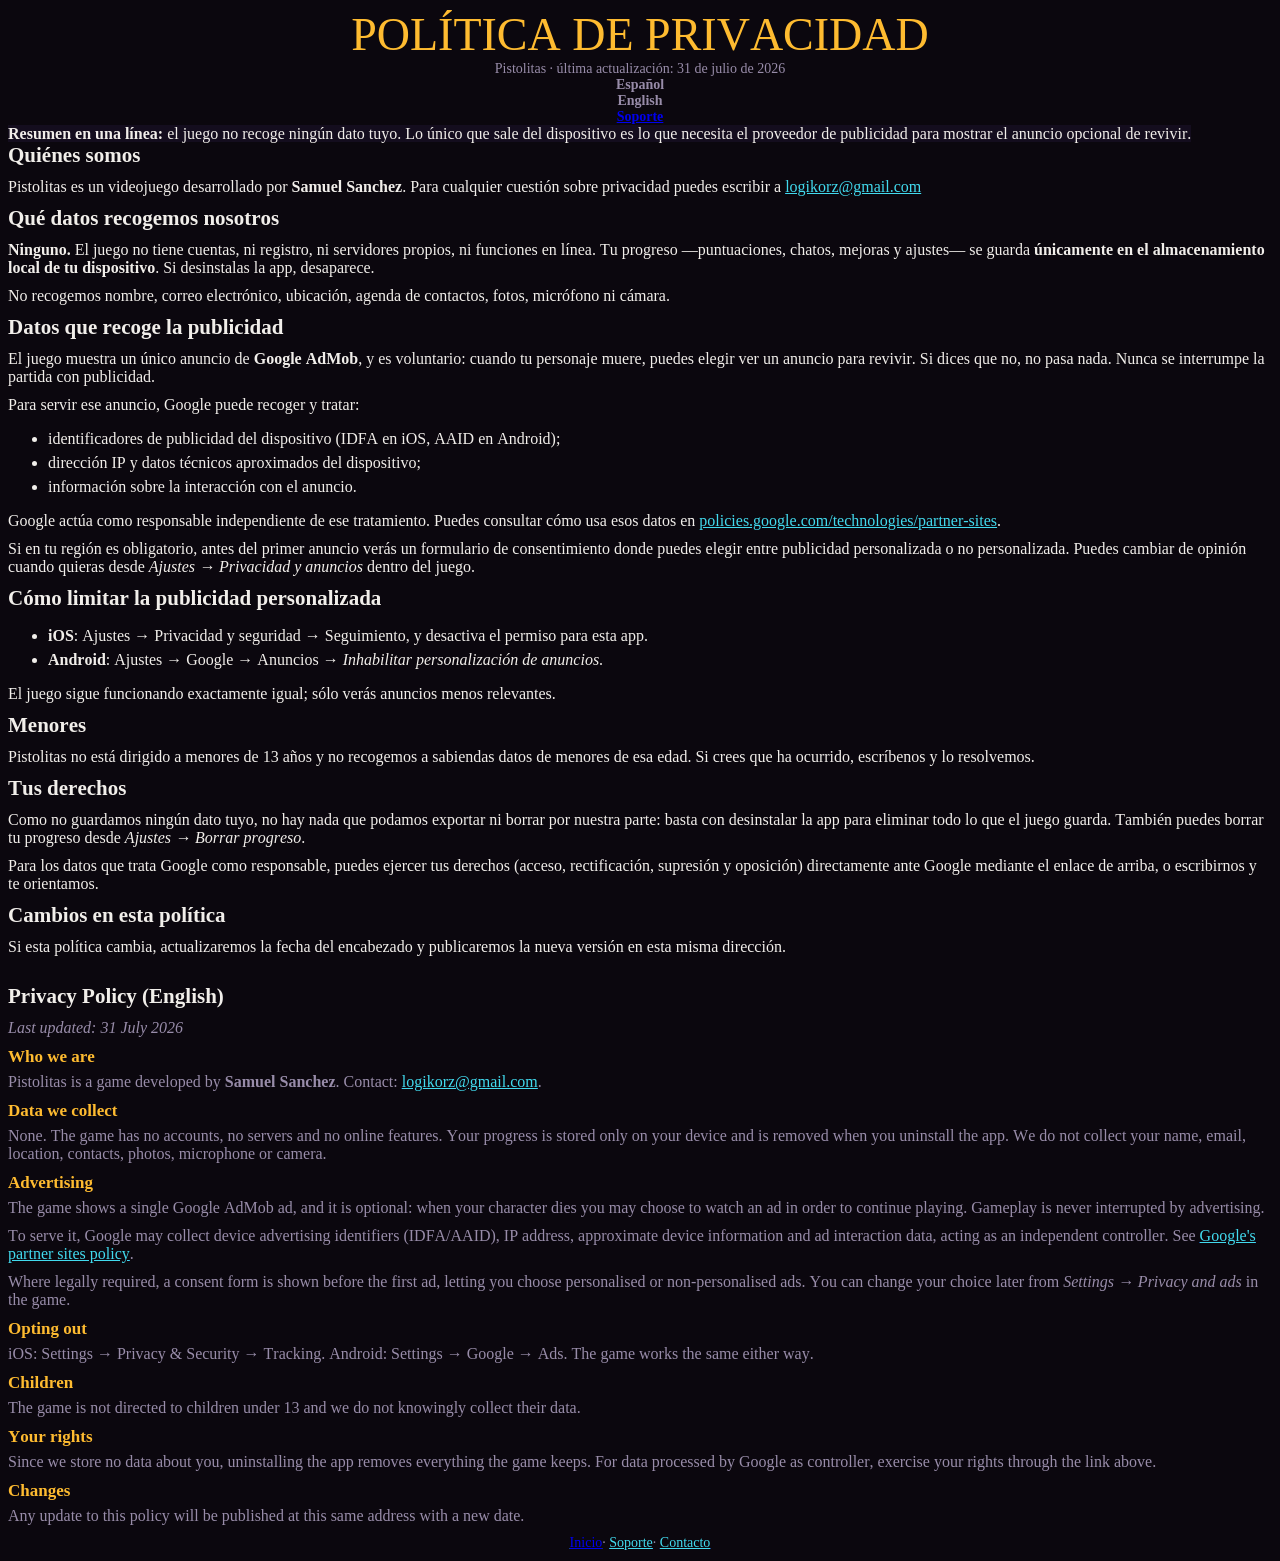
<file: pistolitas/privacidad.html>
<!DOCTYPE html PUBLIC "-//W3C//DTD HTML 4.01//EN" "http://www.w3.org/TR/html4/strict.dtd">
<html>
<head>
  <meta http-equiv="Content-Type" content="text/html; charset=utf-8">
  <meta http-equiv="Content-Style-Type" content="text/css">
  <title></title>
  <meta name="Description" content="Política de privacidad de Pistolitas. El juego no recopila datos personales.">
  <meta name="Generator" content="Cocoa HTML Writer">
  <meta name="CocoaVersion" content="2685.6">
  <style type="text/css">
    body {background-color: #0b070e}
    p.p2 {margin: 0.0px 0.0px 0.0px 0.0px; text-align: center; font: 14.0px 'Helvetica Neue'; color: #988ca9; -webkit-text-stroke: #988ca9}
    p.p3 {margin: 0.0px 0.0px 0.0px 0.0px; font: 16.0px 'Helvetica Neue'; color: #f1eeea; -webkit-text-stroke: #f1eeea}
    p.p5 {margin: 0.0px 0.0px 10.0px 0.0px; font: 16.0px 'Helvetica Neue'; color: #f1eeea; -webkit-text-stroke: #f1eeea}
    p.p7 {margin: 0.0px 0.0px 0.0px 0.0px; font: 16.0px 'Helvetica Neue'; color: #6d6d6d; -webkit-text-stroke: #6d6d6d; min-height: 18.0px}
    p.p8 {margin: 0.0px 0.0px 10.0px 0.0px; font: 16.0px 'Helvetica Neue'; color: #988ca9; -webkit-text-stroke: #988ca9}
    p.p10 {margin: 0.0px 0.0px 10.0px 0.0px; text-align: center; font: 14.0px 'Helvetica Neue'; color: #42daee; -webkit-text-stroke: #42daee}
    li.li6 {margin: 0.0px 0.0px 6.0px 0.0px; font: 16.0px 'Helvetica Neue'; color: #f1eeea; -webkit-text-stroke: #f1eeea}
    span.s1 {font-kerning: none}
    span.s2 {font: 14.0px 'Helvetica Neue'; font-kerning: none; color: #988ca9; -webkit-text-stroke: 0px #988ca9}
    span.s3 {font-kerning: none; background-color: #140d1e}
    span.s4 {font: 16.0px 'Helvetica Neue'; text-decoration: underline ; font-kerning: none; color: #42daee; -webkit-text-stroke: 0px #42daee}
    span.s5 {text-decoration: underline ; font-kerning: none; color: #42daee; -webkit-text-stroke: 0px #42daee}
    span.s6 {-webkit-text-stroke: 0px #000000}
    span.s7 {text-decoration: underline ; font-kerning: none}
    span.s8 {font-kerning: none; color: #988ca9; -webkit-text-stroke: 0px #988ca9}
    ul.ul1 {list-style-type: disc}
  </style>
</head>
<body>
<h1 style="margin: 0.0px 0.0px 0.0px 0.0px; text-align: center; font: 46.0px Impact; color: #febb30; -webkit-text-stroke: #febb30"><span class="s1">POLÍTICA DE PRIVACIDAD</span></h1>
<p class="p2"><span class="s1">Pistolitas · última actualización: 31 de julio de 2026</span></p>
<p class="p2"><span class="s1"><b>Español</b></span></p>
<p class="p2"><span class="s1"><b>English</b></span></p>
<p class="p2"><span class="s1"><a href="file:///Users/samu/dev/pistolitas/web/soporte.html"><b>Soporte</b><span class="s2"><b></b></span></a></span></p>
<p class="p3"><span class="s3"><b>Resumen en una línea:</b> el juego no recoge ningún dato tuyo. Lo único que sale del dispositivo es lo que necesita el proveedor de publicidad para mostrar el anuncio opcional de revivir.</span></p>
<h2 style="margin: 0.0px 0.0px 10.0px 0.0px; font: 21.0px 'Helvetica Neue'; color: #f1eeea; -webkit-text-stroke: #f1eeea"><span class="s1"><b>Quiénes somos</b></span></h2>
<p class="p5"><span class="s1">Pistolitas es un videojuego desarrollado por <b>Samuel Sanchez</b>. Para cualquier cuestión sobre privacidad puedes escribir a <a href="mailto:CAMBIA_ESTO@tucorreo.com"><span class="s4">logikorz</span></a></span><span class="s5">@gmail.com</span></p>
<h2 style="margin: 0.0px 0.0px 10.0px 0.0px; font: 21.0px 'Helvetica Neue'; color: #f1eeea; -webkit-text-stroke: #f1eeea"><span class="s1"><b>Qué datos recogemos nosotros</b></span></h2>
<p class="p5"><span class="s1"><b>Ninguno.</b> El juego no tiene cuentas, ni registro, ni servidores propios, ni funciones en línea. Tu progreso —puntuaciones, chatos, mejoras y ajustes— se guarda <b>únicamente en el almacenamiento local de tu dispositivo</b>. Si desinstalas la app, desaparece.</span></p>
<p class="p5"><span class="s1">No recogemos nombre, correo electrónico, ubicación, agenda de contactos, fotos, micrófono ni cámara.</span></p>
<h2 style="margin: 0.0px 0.0px 10.0px 0.0px; font: 21.0px 'Helvetica Neue'; color: #f1eeea; -webkit-text-stroke: #f1eeea"><span class="s1"><b>Datos que recoge la publicidad</b></span></h2>
<p class="p5"><span class="s1">El juego muestra un único anuncio de <b>Google AdMob</b>, y es voluntario: cuando tu personaje muere, puedes elegir ver un anuncio para revivir. Si dices que no, no pasa nada. Nunca se interrumpe la partida con publicidad.</span></p>
<p class="p5"><span class="s1">Para servir ese anuncio, Google puede recoger y tratar:</span></p>
<ul class="ul1">
  <li class="li6"><span class="s6"></span><span class="s1">identificadores de publicidad del dispositivo (IDFA en iOS, AAID en Android);</span></li>
  <li class="li6"><span class="s6"></span><span class="s1">dirección IP y datos técnicos aproximados del dispositivo;</span></li>
  <li class="li6"><span class="s6"></span><span class="s1">información sobre la interacción con el anuncio.</span></li>
</ul>
<p class="p5"><span class="s1">Google actúa como responsable independiente de ese tratamiento. Puedes consultar cómo usa esos datos en <a href="https://policies.google.com/technologies/partner-sites"><span class="s4">policies.google.com/technologies/partner-sites</span></a>.</span></p>
<p class="p5"><span class="s1">Si en tu región es obligatorio, antes del primer anuncio verás un formulario de consentimiento donde puedes elegir entre publicidad personalizada o no personalizada. Puedes cambiar de opinión cuando quieras desde <i>Ajustes → Privacidad y anuncios</i> dentro del juego.</span></p>
<h2 style="margin: 0.0px 0.0px 10.0px 0.0px; font: 21.0px 'Helvetica Neue'; color: #f1eeea; -webkit-text-stroke: #f1eeea"><span class="s1"><b>Cómo limitar la publicidad personalizada</b></span></h2>
<ul class="ul1">
  <li class="li6"><span class="s6"><b></b></span><span class="s1"><b>iOS</b>: Ajustes → Privacidad y seguridad → Seguimiento, y desactiva el permiso para esta app.</span></li>
  <li class="li6"><span class="s6"><b></b></span><span class="s1"><b>Android</b>: Ajustes → Google → Anuncios → <i>Inhabilitar personalización de anuncios</i>.</span></li>
</ul>
<p class="p5"><span class="s1">El juego sigue funcionando exactamente igual; sólo verás anuncios menos relevantes.</span></p>
<h2 style="margin: 0.0px 0.0px 10.0px 0.0px; font: 21.0px 'Helvetica Neue'; color: #f1eeea; -webkit-text-stroke: #f1eeea"><span class="s1"><b>Menores</b></span></h2>
<p class="p5"><span class="s1">Pistolitas no está dirigido a menores de 13 años y no recogemos a sabiendas datos de menores de esa edad. Si crees que ha ocurrido, escríbenos y lo resolvemos.</span></p>
<h2 style="margin: 0.0px 0.0px 10.0px 0.0px; font: 21.0px 'Helvetica Neue'; color: #f1eeea; -webkit-text-stroke: #f1eeea"><span class="s1"><b>Tus derechos</b></span></h2>
<p class="p5"><span class="s1">Como no guardamos ningún dato tuyo, no hay nada que podamos exportar ni borrar por nuestra parte: basta con desinstalar la app para eliminar todo lo que el juego guarda. También puedes borrar tu progreso desde <i>Ajustes → Borrar progreso</i>.</span></p>
<p class="p5"><span class="s1">Para los datos que trata Google como responsable, puedes ejercer tus derechos (acceso, rectificación, supresión y oposición) directamente ante Google mediante el enlace de arriba, o escribirnos y te orientamos.</span></p>
<h2 style="margin: 0.0px 0.0px 10.0px 0.0px; font: 21.0px 'Helvetica Neue'; color: #f1eeea; -webkit-text-stroke: #f1eeea"><span class="s1"><b>Cambios en esta política</b></span></h2>
<p class="p5"><span class="s1">Si esta política cambia, actualizaremos la fecha del encabezado y publicaremos la nueva versión en esta misma dirección.</span></p>
<p class="p7"><span class="s1"></span><br></p>
<h2 style="margin: 0.0px 0.0px 10.0px 0.0px; font: 21.0px 'Helvetica Neue'; color: #f1eeea; -webkit-text-stroke: #f1eeea"><span class="s1"><b>Privacy Policy (English)</b></span></h2>
<p class="p8"><span class="s1"><i>Last updated: 31 July 2026</i><i></i></span></p>
<h3 style="margin: 0.0px 0.0px 6.0px 0.0px; font: 17.0px 'Helvetica Neue'; color: #febb30; -webkit-text-stroke: #febb30"><span class="s1"><b>Who we are</b></span></h3>
<p class="p8"><span class="s1">Pistolitas is a game developed by <b>Samuel Sanchez</b>. Contact: <a href="mailto:logikorz@gmail.com"><span class="s4">logikorz@gmail.com</span></a>.</span></p>
<h3 style="margin: 0.0px 0.0px 6.0px 0.0px; font: 17.0px 'Helvetica Neue'; color: #febb30; -webkit-text-stroke: #febb30"><span class="s1"><b>Data we collect</b></span></h3>
<p class="p8"><span class="s1">None. The game has no accounts, no servers and no online features. Your progress is stored only on your device and is removed when you uninstall the app. We do not collect your name, email, location, contacts, photos, microphone or camera.</span></p>
<h3 style="margin: 0.0px 0.0px 6.0px 0.0px; font: 17.0px 'Helvetica Neue'; color: #febb30; -webkit-text-stroke: #febb30"><span class="s1"><b>Advertising</b></span></h3>
<p class="p8"><span class="s1">The game shows a single Google AdMob ad, and it is optional: when your character dies you may choose to watch an ad in order to continue playing. Gameplay is never interrupted by advertising.</span></p>
<p class="p8"><span class="s1">To serve it, Google may collect device advertising identifiers (IDFA/AAID), IP address, approximate device information and ad interaction data, acting as an independent controller. See <a href="https://policies.google.com/technologies/partner-sites"><span class="s4">Google's partner sites policy</span></a>.</span></p>
<p class="p8"><span class="s1">Where legally required, a consent form is shown before the first ad, letting you choose personalised or non-personalised ads. You can change your choice later from <i>Settings → Privacy and ads</i> in the game.</span></p>
<h3 style="margin: 0.0px 0.0px 6.0px 0.0px; font: 17.0px 'Helvetica Neue'; color: #febb30; -webkit-text-stroke: #febb30"><span class="s1"><b>Opting out</b></span></h3>
<p class="p8"><span class="s1">iOS: Settings → Privacy &amp; Security → Tracking. Android: Settings → Google → Ads. The game works the same either way.</span></p>
<h3 style="margin: 0.0px 0.0px 6.0px 0.0px; font: 17.0px 'Helvetica Neue'; color: #febb30; -webkit-text-stroke: #febb30"><span class="s1"><b>Children</b></span></h3>
<p class="p8"><span class="s1">The game is not directed to children under 13 and we do not knowingly collect their data.</span></p>
<h3 style="margin: 0.0px 0.0px 6.0px 0.0px; font: 17.0px 'Helvetica Neue'; color: #febb30; -webkit-text-stroke: #febb30"><span class="s1"><b>Your rights</b></span></h3>
<p class="p8"><span class="s1">Since we store no data about you, uninstalling the app removes everything the game keeps. For data processed by Google as controller, exercise your rights through the link above.</span></p>
<h3 style="margin: 0.0px 0.0px 6.0px 0.0px; font: 17.0px 'Helvetica Neue'; color: #febb30; -webkit-text-stroke: #febb30"><span class="s1"><b>Changes</b></span></h3>
<p class="p8"><span class="s1">Any update to this policy will be published at this same address with a new date.</span></p>
<p class="p10"><span class="s7"><a href="file:///Users/samu/dev/pistolitas/web/index.html">Inicio</a></span><span class="s8">· <a href="file:///Users/samu/dev/pistolitas/web/soporte.html"><span class="s5">Soporte</span></a>· <a href="mailto:CAMBIA_ESTO@tucorreo.com"><span class="s5">Contacto</span></a></span></p>
</body>
</html>
</file>
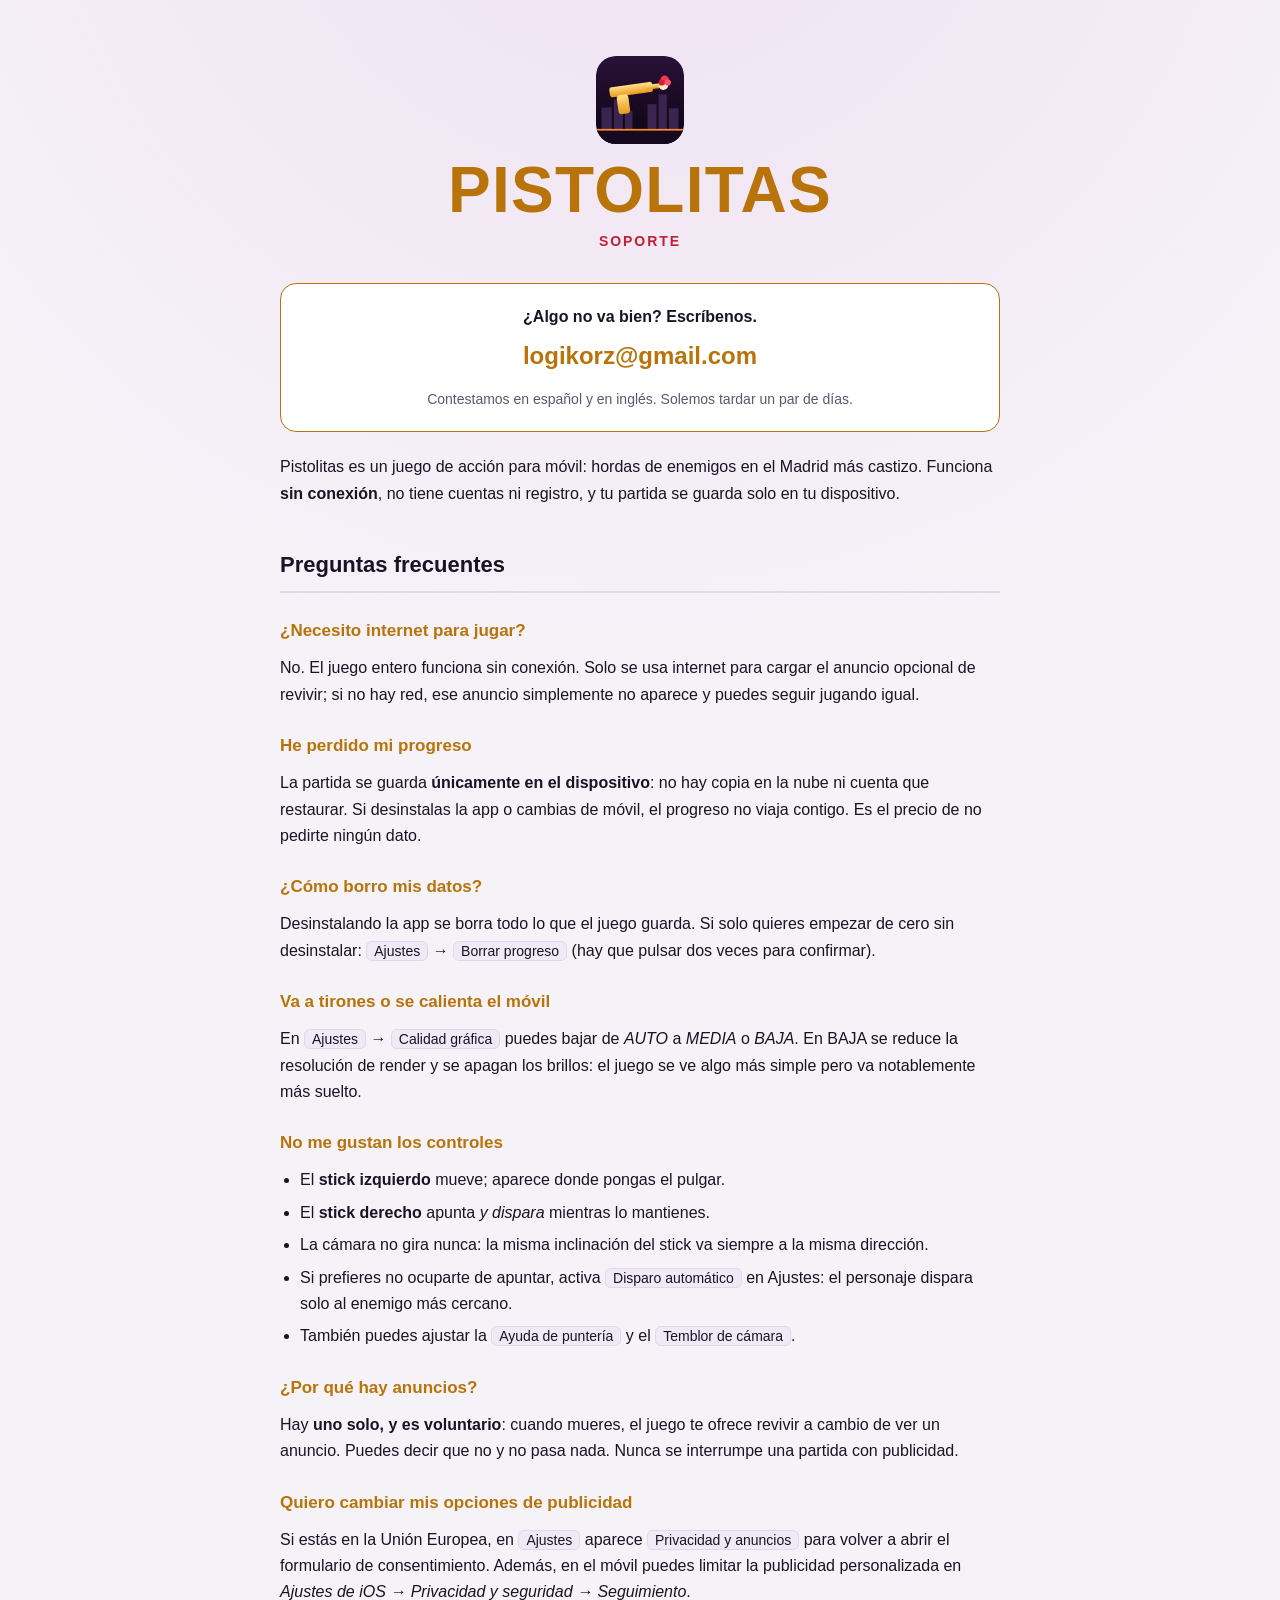
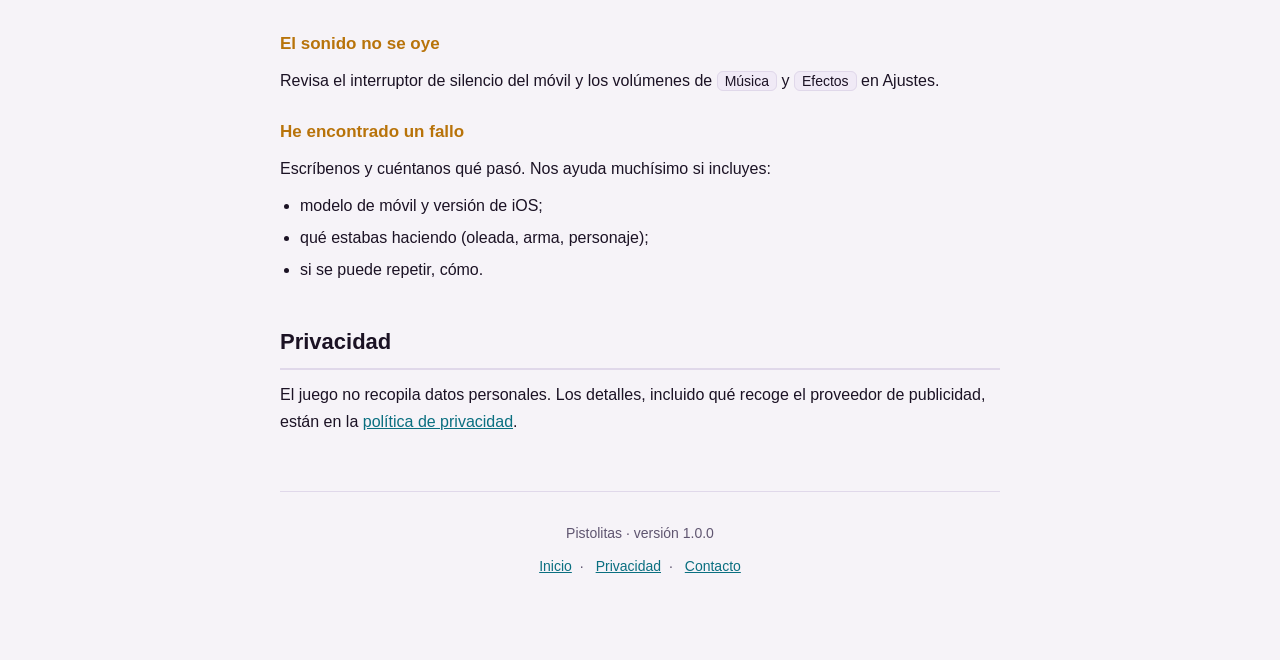
<file: pistolitas/soporte.html>
<!doctype html>
<html lang="es">
<head>
<meta charset="utf-8">
<meta name="viewport" content="width=device-width, initial-scale=1">
<title>Soporte · Pistolitas</title>
<meta name="description" content="Ayuda y contacto de Pistolitas, el shooter de hordas ambientado en Madrid.">
<meta name="color-scheme" content="dark light">
<style>
  :root{
    --bg:#0b0610; --bg2:#160c22; --panel:#1a1128; --line:#33224a;
    --ink:#f4f1ee; --dim:#a99fb8; --gold:#ffc63d; --red:#f23b52; --cyan:#4ce0f2;
    --radius:16px;
  }
  *{box-sizing:border-box}
  html,body{overflow-x:hidden}
  body{overflow-wrap:anywhere}
  html{-webkit-text-size-adjust:100%}
  body{
    margin:0; background:var(--bg); color:var(--ink);
    font:16px/1.65 -apple-system,BlinkMacSystemFont,"Segoe UI",Roboto,Helvetica,Arial,sans-serif;
    background-image:radial-gradient(120% 70% at 50% -10%, #3a1338 0%, transparent 60%);
    background-repeat:no-repeat;
  }
  .wrap{max-width:760px; margin:0 auto; padding:32px 20px 72px}
  header{text-align:center; padding:24px 0 8px}
  .logo{width:88px;height:88px;display:block;margin:0 auto 14px;border-radius:20px}
  h1{
    margin:0; font-size:clamp(38px,10vw,64px); letter-spacing:.02em; color:var(--gold);
    font-family:Impact,"Arial Black","Helvetica Neue",sans-serif; font-weight:900;
    text-transform:uppercase; line-height:1;
  }
  .sub{margin:8px 0 0; color:var(--red); font-weight:800; letter-spacing:.14em; text-transform:uppercase; font-size:14px}
  h2{
    margin:40px 0 12px; font-size:22px; color:var(--ink);
    border-bottom:2px solid var(--line); padding-bottom:8px;
  }
  h3{margin:24px 0 6px; font-size:17px; color:var(--gold)}
  p{margin:10px 0}
  a{color:var(--cyan)}
  a:hover{color:#fff}
  .card{
    background:var(--panel); border:1px solid var(--line); border-radius:var(--radius);
    padding:20px; margin:22px 0;
  }
  .contact{text-align:center; border-color:var(--gold)}
  .mail{
    display:inline-block; margin-top:6px; font-size:clamp(18px,5vw,24px); font-weight:800;
    color:var(--gold); text-decoration:none; word-break:break-all;
  }
  .mail:hover{text-decoration:underline; color:#fff}
  .muted{color:var(--dim); font-size:14px}
  ul{padding-left:20px; margin:10px 0}
  li{margin:6px 0}
  .kbd{
    background:#241634; border:1px solid var(--line); border-radius:6px;
    padding:1px 7px; font-size:14px; white-space:nowrap;
  }
  footer{
    margin-top:56px; padding-top:20px; border-top:1px solid var(--line);
    color:var(--dim); font-size:14px; text-align:center;
  }
  footer a{margin:0 8px; display:inline-block}
  @media (prefers-color-scheme: light){
    :root{
      --bg:#f6f3f8; --bg2:#fff; --panel:#fff; --line:#e0d8ea;
      --ink:#1b1224; --dim:#5f5570; --gold:#b8730a; --red:#c22138; --cyan:#0a6f80;
    }
    body{background-image:radial-gradient(120% 70% at 50% -10%, #efe0f2 0%, transparent 60%)}
    .kbd{background:#f0eaf6}
  }
</style>
</head>
<body>
<div class="wrap">

  <header>
    <svg class="logo" viewBox="0 0 256 256" role="img" aria-label="Pistolitas">
      <defs>
        <linearGradient id="bg" x1="0" y1="0" x2="0" y2="1">
          <stop offset="0" stop-color="#2a1038"/><stop offset="1" stop-color="#0b0610"/>
        </linearGradient>
        <linearGradient id="gold" x1="0" y1="0" x2="0" y2="1">
          <stop offset="0" stop-color="#ffe08a"/><stop offset="1" stop-color="#e8991b"/>
        </linearGradient>
      </defs>
      <rect width="256" height="256" rx="52" fill="url(#bg)"/>
      <g fill="#3b2450">
        <rect x="16" y="150" width="30" height="70"/><rect x="52" y="126" width="26" height="94"/>
        <rect x="84" y="160" width="22" height="60"/><rect x="150" y="140" width="26" height="80"/>
        <rect x="182" y="112" width="24" height="108"/><rect x="212" y="152" width="28" height="68"/>
      </g>
      <rect x="0" y="214" width="256" height="42" fill="#160a20"/>
      <rect x="0" y="212" width="256" height="5" fill="#ff8a2b"/>
      <g transform="translate(34 66) rotate(-8)">
        <rect x="0" y="26" width="126" height="30" rx="8" fill="url(#gold)"/>
        <rect x="106" y="34" width="44" height="14" rx="7" fill="url(#gold)"/>
        <rect x="18" y="52" width="34" height="56" rx="10" fill="url(#gold)"/>
        <circle cx="158" cy="41" r="14" fill="#fff3c4"/>
      </g>
      <g transform="translate(200 70)">
        <circle cx="0" cy="0" r="13" fill="#f2374f"/>
        <circle cx="-9" cy="7" r="9" fill="#d81f3a"/><circle cx="9" cy="7" r="9" fill="#ff5470"/>
      </g>
    </svg>
    <h1>Pistolitas</h1>
    <p class="sub">Soporte</p>
  </header>

  <div class="card contact">
    <p style="margin:0"><strong>¿Algo no va bien? Escríbenos.</strong></p>
    <a class="mail" href="mailto:logikorz@gmail.com?subject=Soporte%20Pistolitas">logikorz@gmail.com</a>
    <p class="muted" style="margin:12px 0 0">Contestamos en español y en inglés. Solemos tardar un par de días.</p>
  </div>

  <p>Pistolitas es un juego de acción para móvil: hordas de enemigos en el Madrid
  más castizo. Funciona <strong>sin conexión</strong>, no tiene cuentas ni
  registro, y tu partida se guarda solo en tu dispositivo.</p>

  <h2>Preguntas frecuentes</h2>

  <h3>¿Necesito internet para jugar?</h3>
  <p>No. El juego entero funciona sin conexión. Solo se usa internet para cargar
  el anuncio opcional de revivir; si no hay red, ese anuncio simplemente no
  aparece y puedes seguir jugando igual.</p>

  <h3>He perdido mi progreso</h3>
  <p>La partida se guarda <strong>únicamente en el dispositivo</strong>: no hay
  copia en la nube ni cuenta que restaurar. Si desinstalas la app o cambias de
  móvil, el progreso no viaja contigo. Es el precio de no pedirte ningún dato.</p>

  <h3>¿Cómo borro mis datos?</h3>
  <p>Desinstalando la app se borra todo lo que el juego guarda. Si solo quieres
  empezar de cero sin desinstalar: <span class="kbd">Ajustes</span> →
  <span class="kbd">Borrar progreso</span> (hay que pulsar dos veces para
  confirmar).</p>

  <h3>Va a tirones o se calienta el móvil</h3>
  <p>En <span class="kbd">Ajustes</span> → <span class="kbd">Calidad gráfica</span>
  puedes bajar de <em>AUTO</em> a <em>MEDIA</em> o <em>BAJA</em>. En BAJA se
  reduce la resolución de render y se apagan los brillos: el juego se ve algo
  más simple pero va notablemente más suelto.</p>

  <h3>No me gustan los controles</h3>
  <ul>
    <li>El <strong>stick izquierdo</strong> mueve; aparece donde pongas el pulgar.</li>
    <li>El <strong>stick derecho</strong> apunta <em>y dispara</em> mientras lo mantienes.</li>
    <li>La cámara no gira nunca: la misma inclinación del stick va siempre a la misma dirección.</li>
    <li>Si prefieres no ocuparte de apuntar, activa
      <span class="kbd">Disparo automático</span> en Ajustes: el personaje
      dispara solo al enemigo más cercano.</li>
    <li>También puedes ajustar la <span class="kbd">Ayuda de puntería</span> y el
      <span class="kbd">Temblor de cámara</span>.</li>
  </ul>

  <h3>¿Por qué hay anuncios?</h3>
  <p>Hay <strong>uno solo, y es voluntario</strong>: cuando mueres, el juego te
  ofrece revivir a cambio de ver un anuncio. Puedes decir que no y no pasa nada.
  Nunca se interrumpe una partida con publicidad.</p>

  <h3>Quiero cambiar mis opciones de publicidad</h3>
  <p>Si estás en la Unión Europea, en <span class="kbd">Ajustes</span> aparece
  <span class="kbd">Privacidad y anuncios</span> para volver a abrir el
  formulario de consentimiento. Además, en el móvil puedes limitar la
  publicidad personalizada en <em>Ajustes de iOS → Privacidad y seguridad →
  Seguimiento</em>.</p>

  <h3>El sonido no se oye</h3>
  <p>Revisa el interruptor de silencio del móvil y los volúmenes de
  <span class="kbd">Música</span> y <span class="kbd">Efectos</span> en Ajustes.</p>

  <h3>He encontrado un fallo</h3>
  <p>Escríbenos y cuéntanos qué pasó. Nos ayuda muchísimo si incluyes:</p>
  <ul>
    <li>modelo de móvil y versión de iOS;</li>
    <li>qué estabas haciendo (oleada, arma, personaje);</li>
    <li>si se puede repetir, cómo.</li>
  </ul>

  <h2>Privacidad</h2>
  <p>El juego no recopila datos personales. Los detalles, incluido qué recoge el
  proveedor de publicidad, están en la
  <a href="privacidad.html">política de privacidad</a>.</p>

  <footer>
    <p>Pistolitas · versión 1.0.0</p>
    <p>
      <a href="index.html">Inicio</a>·
      <a href="privacidad.html">Privacidad</a>·
      <a href="mailto:CAMBIA_ESTO@tucorreo.com">Contacto</a>
    </p>
  </footer>

</div>
</body>
</html>
</file>
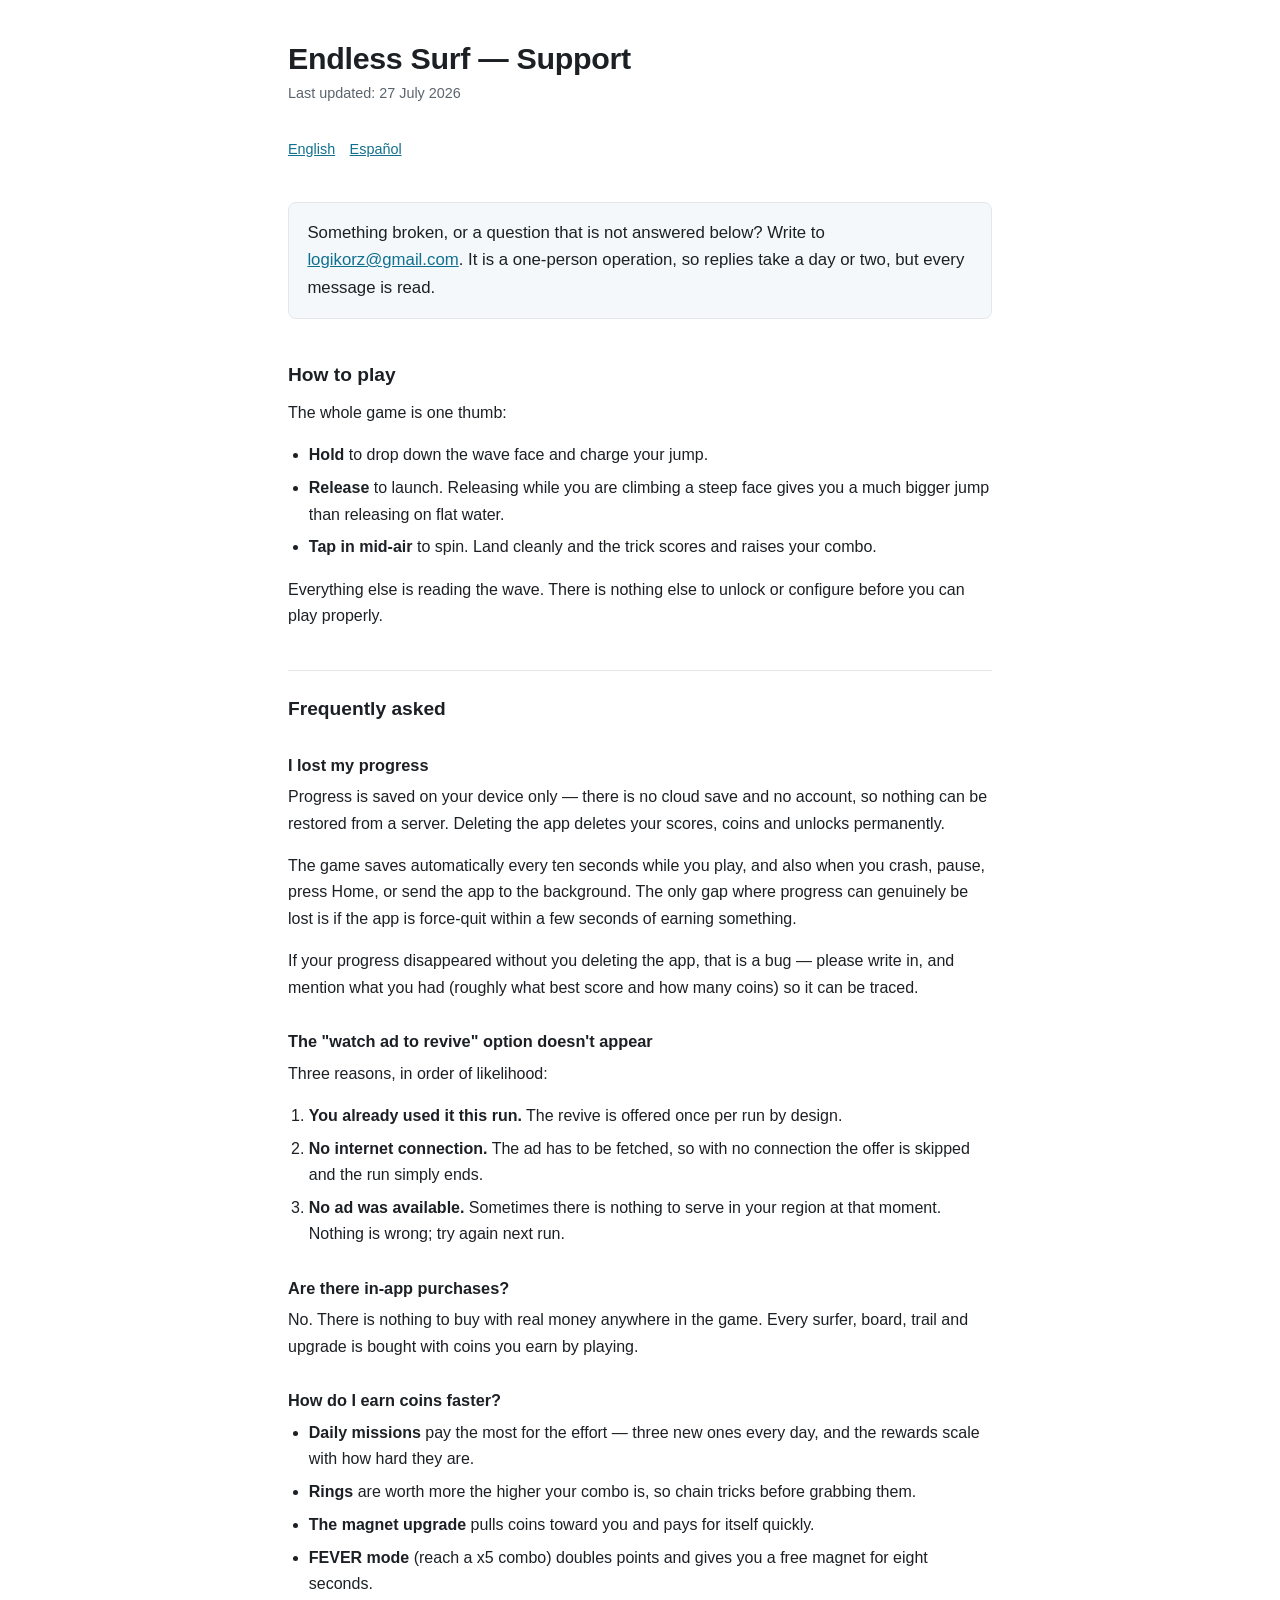
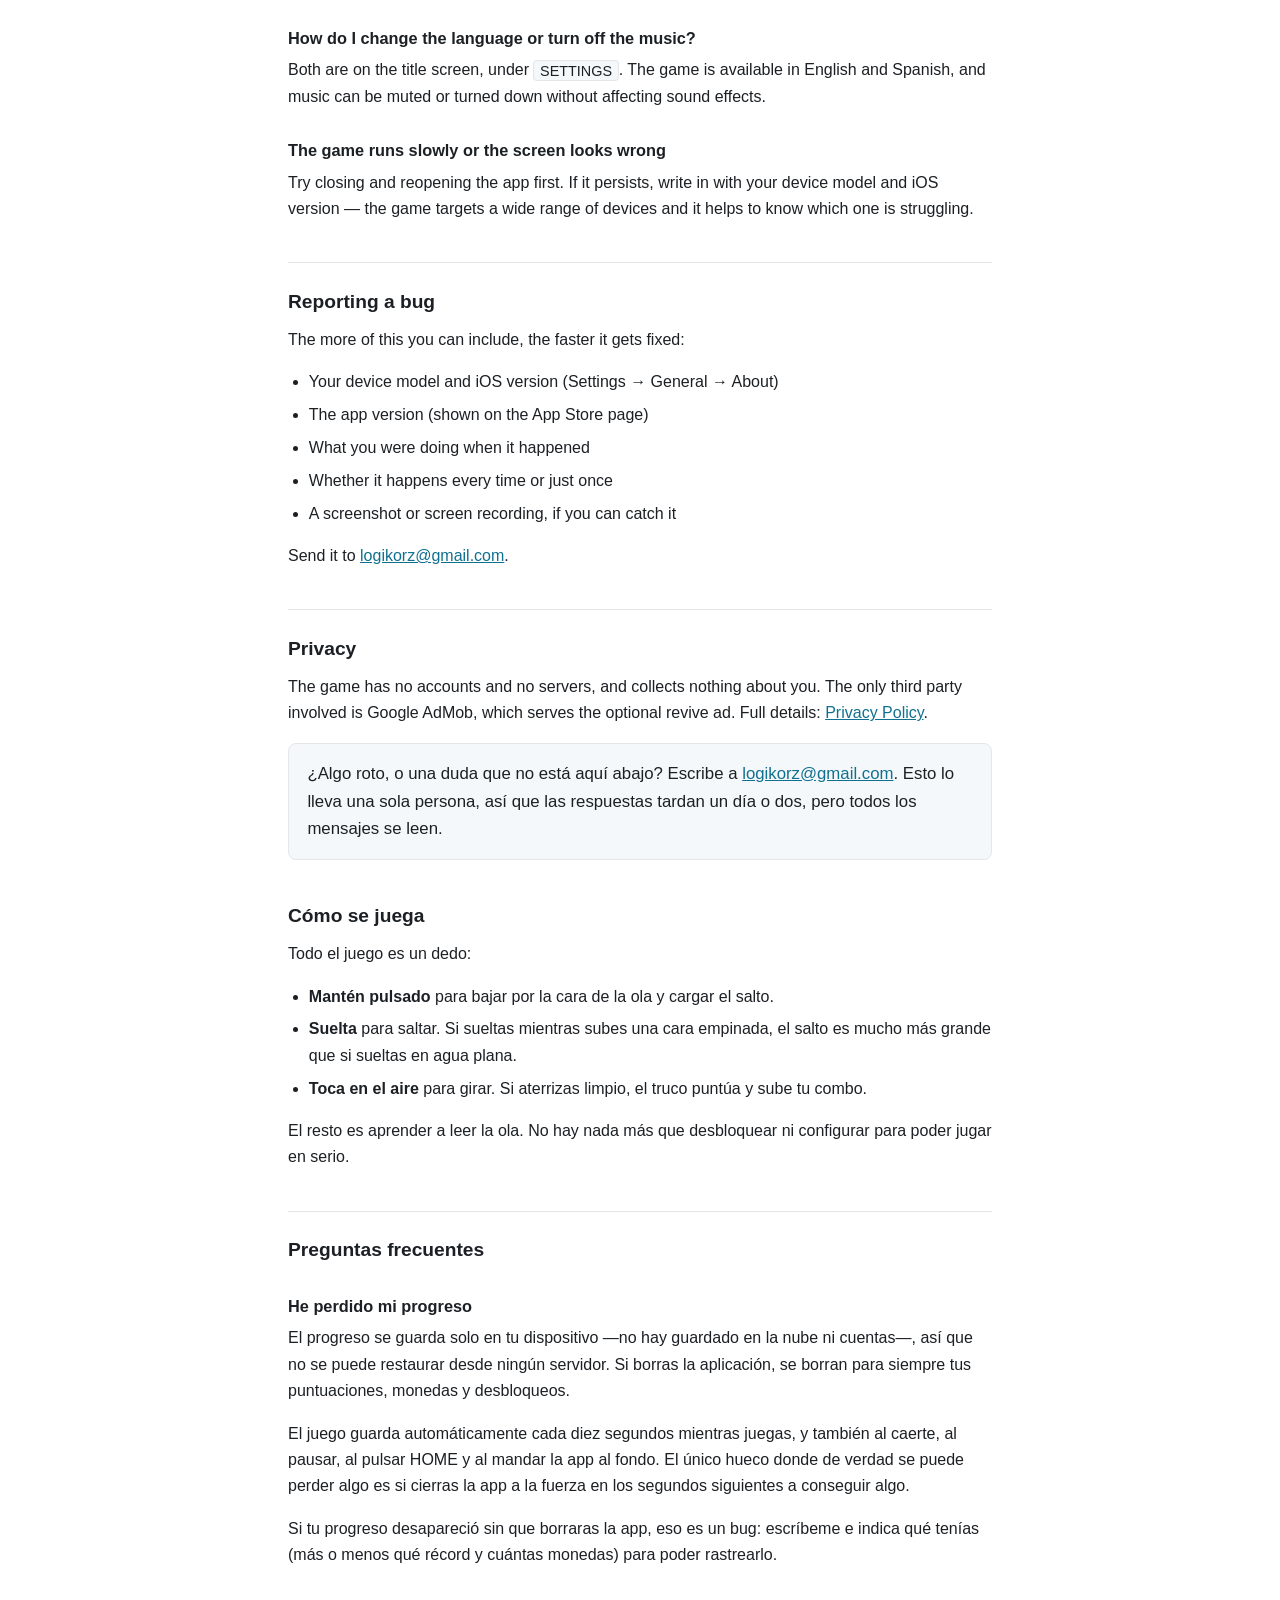
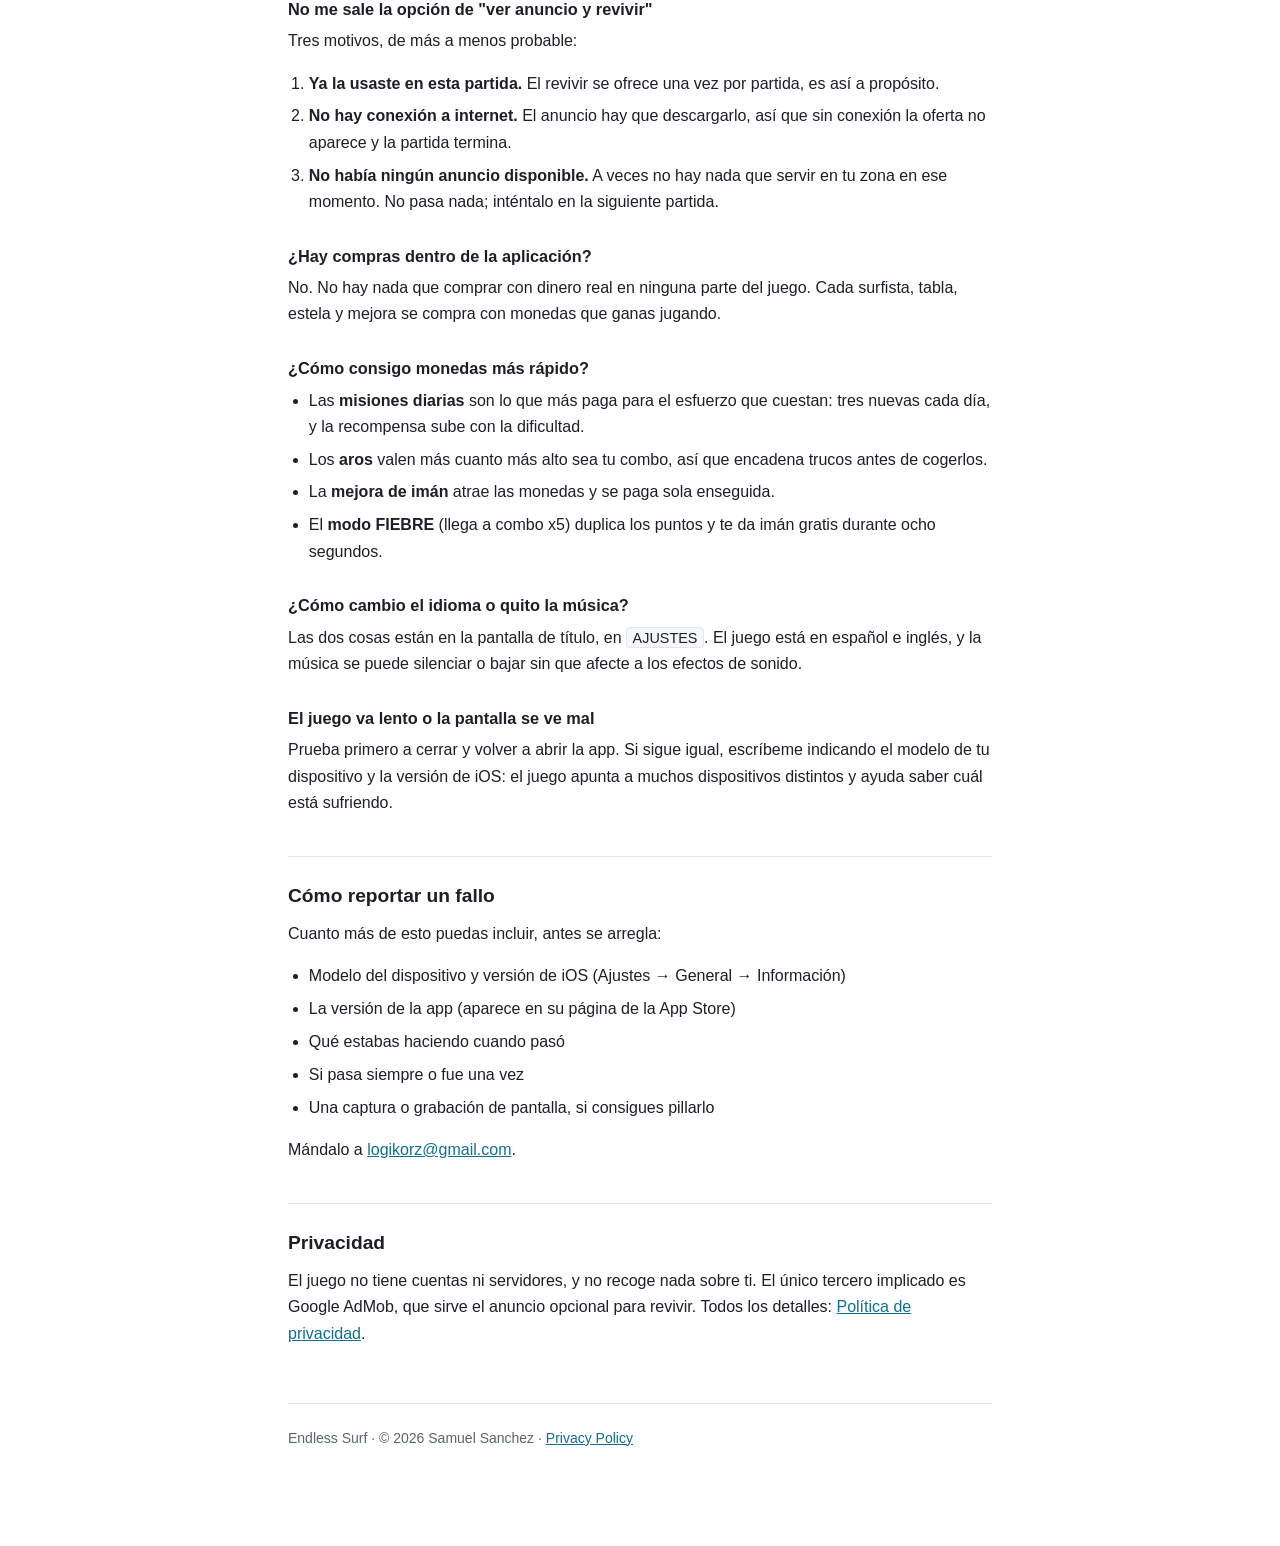
<file: surfendless/support.html>
<!doctype html>
<html lang="en">
<head>
<meta charset="utf-8">
<meta name="viewport" content="width=device-width, initial-scale=1">
<title>Endless Surf — Support</title>
<style>
  :root {
    --bg: #ffffff;
    --fg: #1c2024;
    --muted: #5b656e;
    --rule: #e3e7ea;
    --accent: #10708f;
    --card: #f5f8fa;
  }
  @media (prefers-color-scheme: dark) {
    :root {
      --bg: #14181b;
      --fg: #e6eaed;
      --muted: #9aa5ae;
      --rule: #2a3237;
      --accent: #6ec8e6;
      --card: #1c2226;
    }
  }
  * { box-sizing: border-box; }
  html { -webkit-text-size-adjust: 100%; }
  body {
    margin: 0;
    padding: 2.5rem 1.25rem 5rem;
    background: var(--bg);
    color: var(--fg);
    font: 16px/1.65 -apple-system, BlinkMacSystemFont, "Segoe UI", Roboto, Helvetica, Arial, sans-serif;
  }
  main { max-width: 44rem; margin: 0 auto; }
  h1 { font-size: 1.9rem; line-height: 1.2; margin: 0 0 .35rem; letter-spacing: -.01em; }
  h2 {
    font-size: 1.2rem; margin: 2.5rem 0 .6rem;
    padding-top: 1.4rem; border-top: 1px solid var(--rule);
  }
  h2:first-of-type { border-top: 0; padding-top: 0; }
  h3 { font-size: 1.02rem; margin: 1.7rem 0 .35rem; }
  p, ul, ol { margin: 0 0 1rem; }
  ul, ol { padding-left: 1.3rem; }
  li { margin-bottom: .4rem; }
  a { color: var(--accent); }
  .meta { color: var(--muted); font-size: .9rem; margin-bottom: 2rem; }
  .lang { margin: 0 0 2.5rem; font-size: .9rem; }
  .lang a { margin-right: .9rem; }
  .callout {
    background: var(--card); border: 1px solid var(--rule);
    border-radius: 8px; padding: 1rem 1.15rem; margin: 0 0 1.25rem;
  }
  .callout p:last-child { margin-bottom: 0; }
  .contact { font-size: 1.05rem; }
  kbd {
    background: var(--card); border: 1px solid var(--rule); border-radius: 4px;
    padding: .1rem .35rem; font-size: .9em; font-family: inherit;
  }
  footer { margin-top: 3.5rem; padding-top: 1.4rem; border-top: 1px solid var(--rule); color: var(--muted); font-size: .875rem; }
  section[lang] { scroll-margin-top: 1rem; }
</style>
</head>
<body>
<main>

<h1>Endless Surf — Support</h1>
<p class="meta">Last updated: 27 July 2026</p>
<p class="lang"><a href="#en">English</a><a href="#es">Español</a></p>

<section id="en" lang="en">

<div class="callout">
  <p class="contact">Something broken, or a question that is not answered below?
  Write to <a href="mailto:logikorz@gmail.com">logikorz@gmail.com</a>. It is a
  one-person operation, so replies take a day or two, but every message is read.</p>
</div>

<h2>How to play</h2>
<p>The whole game is one thumb:</p>
<ul>
  <li><strong>Hold</strong> to drop down the wave face and charge your jump.</li>
  <li><strong>Release</strong> to launch. Releasing while you are climbing a steep
  face gives you a much bigger jump than releasing on flat water.</li>
  <li><strong>Tap in mid-air</strong> to spin. Land cleanly and the trick scores
  and raises your combo.</li>
</ul>
<p>Everything else is reading the wave. There is nothing else to unlock or
configure before you can play properly.</p>

<h2>Frequently asked</h2>

<h3>I lost my progress</h3>
<p>Progress is saved on your device only — there is no cloud save and no account,
so nothing can be restored from a server. Deleting the app deletes your scores,
coins and unlocks permanently.</p>
<p>The game saves automatically every ten seconds while you play, and also when
you crash, pause, press Home, or send the app to the background. The only gap
where progress can genuinely be lost is if the app is force-quit within a few
seconds of earning something.</p>
<p>If your progress disappeared without you deleting the app, that is a bug —
please write in, and mention what you had (roughly what best score and how many
coins) so it can be traced.</p>

<h3>The "watch ad to revive" option doesn't appear</h3>
<p>Three reasons, in order of likelihood:</p>
<ol>
  <li><strong>You already used it this run.</strong> The revive is offered once
  per run by design.</li>
  <li><strong>No internet connection.</strong> The ad has to be fetched, so with
  no connection the offer is skipped and the run simply ends.</li>
  <li><strong>No ad was available.</strong> Sometimes there is nothing to serve
  in your region at that moment. Nothing is wrong; try again next run.</li>
</ol>

<h3>Are there in-app purchases?</h3>
<p>No. There is nothing to buy with real money anywhere in the game. Every
surfer, board, trail and upgrade is bought with coins you earn by playing.</p>

<h3>How do I earn coins faster?</h3>
<ul>
  <li><strong>Daily missions</strong> pay the most for the effort — three new ones
  every day, and the rewards scale with how hard they are.</li>
  <li><strong>Rings</strong> are worth more the higher your combo is, so chain
  tricks before grabbing them.</li>
  <li><strong>The magnet upgrade</strong> pulls coins toward you and pays for
  itself quickly.</li>
  <li><strong>FEVER mode</strong> (reach a x5 combo) doubles points and gives you
  a free magnet for eight seconds.</li>
</ul>

<h3>How do I change the language or turn off the music?</h3>
<p>Both are on the title screen, under <kbd>SETTINGS</kbd>. The game is available
in English and Spanish, and music can be muted or turned down without affecting
sound effects.</p>

<h3>The game runs slowly or the screen looks wrong</h3>
<p>Try closing and reopening the app first. If it persists, write in with your
device model and iOS version — the game targets a wide range of devices and it
helps to know which one is struggling.</p>

<h2>Reporting a bug</h2>
<p>The more of this you can include, the faster it gets fixed:</p>
<ul>
  <li>Your device model and iOS version (Settings → General → About)</li>
  <li>The app version (shown on the App Store page)</li>
  <li>What you were doing when it happened</li>
  <li>Whether it happens every time or just once</li>
  <li>A screenshot or screen recording, if you can catch it</li>
</ul>
<p>Send it to <a href="mailto:logikorz@gmail.com">logikorz@gmail.com</a>.</p>

<h2>Privacy</h2>
<p>The game has no accounts and no servers, and collects nothing about you. The
only third party involved is Google AdMob, which serves the optional revive ad.
Full details: <a href="../privacy/">Privacy Policy</a>.</p>

</section>

<section id="es" lang="es">

<div class="callout">
  <p class="contact">¿Algo roto, o una duda que no está aquí abajo? Escribe a
  <a href="mailto:logikorz@gmail.com">logikorz@gmail.com</a>. Esto lo lleva una
  sola persona, así que las respuestas tardan un día o dos, pero todos los
  mensajes se leen.</p>
</div>

<h2>Cómo se juega</h2>
<p>Todo el juego es un dedo:</p>
<ul>
  <li><strong>Mantén pulsado</strong> para bajar por la cara de la ola y cargar
  el salto.</li>
  <li><strong>Suelta</strong> para saltar. Si sueltas mientras subes una cara
  empinada, el salto es mucho más grande que si sueltas en agua plana.</li>
  <li><strong>Toca en el aire</strong> para girar. Si aterrizas limpio, el truco
  puntúa y sube tu combo.</li>
</ul>
<p>El resto es aprender a leer la ola. No hay nada más que desbloquear ni
configurar para poder jugar en serio.</p>

<h2>Preguntas frecuentes</h2>

<h3>He perdido mi progreso</h3>
<p>El progreso se guarda solo en tu dispositivo —no hay guardado en la nube ni
cuentas—, así que no se puede restaurar desde ningún servidor. Si borras la
aplicación, se borran para siempre tus puntuaciones, monedas y desbloqueos.</p>
<p>El juego guarda automáticamente cada diez segundos mientras juegas, y también
al caerte, al pausar, al pulsar HOME y al mandar la app al fondo. El único hueco
donde de verdad se puede perder algo es si cierras la app a la fuerza en los
segundos siguientes a conseguir algo.</p>
<p>Si tu progreso desapareció sin que borraras la app, eso es un bug: escríbeme
e indica qué tenías (más o menos qué récord y cuántas monedas) para poder
rastrearlo.</p>

<h3>No me sale la opción de "ver anuncio y revivir"</h3>
<p>Tres motivos, de más a menos probable:</p>
<ol>
  <li><strong>Ya la usaste en esta partida.</strong> El revivir se ofrece una vez
  por partida, es así a propósito.</li>
  <li><strong>No hay conexión a internet.</strong> El anuncio hay que
  descargarlo, así que sin conexión la oferta no aparece y la partida termina.</li>
  <li><strong>No había ningún anuncio disponible.</strong> A veces no hay nada
  que servir en tu zona en ese momento. No pasa nada; inténtalo en la siguiente
  partida.</li>
</ol>

<h3>¿Hay compras dentro de la aplicación?</h3>
<p>No. No hay nada que comprar con dinero real en ninguna parte del juego. Cada
surfista, tabla, estela y mejora se compra con monedas que ganas jugando.</p>

<h3>¿Cómo consigo monedas más rápido?</h3>
<ul>
  <li>Las <strong>misiones diarias</strong> son lo que más paga para el esfuerzo
  que cuestan: tres nuevas cada día, y la recompensa sube con la dificultad.</li>
  <li>Los <strong>aros</strong> valen más cuanto más alto sea tu combo, así que
  encadena trucos antes de cogerlos.</li>
  <li>La <strong>mejora de imán</strong> atrae las monedas y se paga sola
  enseguida.</li>
  <li>El <strong>modo FIEBRE</strong> (llega a combo x5) duplica los puntos y te
  da imán gratis durante ocho segundos.</li>
</ul>

<h3>¿Cómo cambio el idioma o quito la música?</h3>
<p>Las dos cosas están en la pantalla de título, en <kbd>AJUSTES</kbd>. El juego
está en español e inglés, y la música se puede silenciar o bajar sin que afecte a
los efectos de sonido.</p>

<h3>El juego va lento o la pantalla se ve mal</h3>
<p>Prueba primero a cerrar y volver a abrir la app. Si sigue igual, escríbeme
indicando el modelo de tu dispositivo y la versión de iOS: el juego apunta a
muchos dispositivos distintos y ayuda saber cuál está sufriendo.</p>

<h2>Cómo reportar un fallo</h2>
<p>Cuanto más de esto puedas incluir, antes se arregla:</p>
<ul>
  <li>Modelo del dispositivo y versión de iOS (Ajustes → General → Información)</li>
  <li>La versión de la app (aparece en su página de la App Store)</li>
  <li>Qué estabas haciendo cuando pasó</li>
  <li>Si pasa siempre o fue una vez</li>
  <li>Una captura o grabación de pantalla, si consigues pillarlo</li>
</ul>
<p>Mándalo a <a href="mailto:logikorz@gmail.com">logikorz@gmail.com</a>.</p>

<h2>Privacidad</h2>
<p>El juego no tiene cuentas ni servidores, y no recoge nada sobre ti. El único
tercero implicado es Google AdMob, que sirve el anuncio opcional para revivir.
Todos los detalles: <a href="../privacy/">Política de privacidad</a>.</p>

</section>

<footer>
  <p>Endless Surf · © 2026 Samuel Sanchez · <a href="../privacy/">Privacy Policy</a></p>
</footer>

</main>
</body>
</html>
</file>
<file: styles.css>
:root {
  --bg: #f5f2eb;
  --fg: #111111;
  --muted: #67615a;
  --line: rgba(17, 17, 17, 0.12);
  --card: rgba(255, 255, 255, 0.62);
  --accent: #111111;
  --shadow: 0 30px 80px rgba(17, 17, 17, 0.13);
  --radius: 28px;
}

:root.dark {
  --bg: #10100f;
  --fg: #f8f4ec;
  --muted: #c5beb2;
  --line: rgba(248, 244, 236, 0.16);
  --card: rgba(255, 255, 255, 0.06);
  --accent: #f8f4ec;
  --shadow: 0 30px 80px rgba(0, 0, 0, 0.38);
}

* {
  box-sizing: border-box;
}

html {
  scroll-behavior: smooth;
}

body {
  margin: 0;
  background: radial-gradient(circle at top left, rgba(255,255,255,0.9), transparent 32rem), var(--bg);
  color: var(--fg);
  font-family: Inter, system-ui, -apple-system, BlinkMacSystemFont, "Segoe UI", sans-serif;
  min-height: 100vh;
}

body.nav-open {
  overflow: hidden;
}

img {
  max-width: 100%;
  display: block;
}

a {
  color: inherit;
  text-decoration: none;
}

.grain {
  pointer-events: none;
  position: fixed;
  inset: 0;
  z-index: 0;
  opacity: 0.3;
  background-image: linear-gradient(115deg, rgba(255,255,255,0.15), transparent 40%), repeating-radial-gradient(circle at 0 0, rgba(17,17,17,0.05) 0 1px, transparent 1px 6px);
  mix-blend-mode: multiply;
}

.site-header,
main,
.site-footer {
  position: relative;
  z-index: 1;
}

.site-header {
  width: min(1180px, calc(100% - 40px));
  margin: 22px auto 0;
  padding: 16px 18px;
  border: 1px solid var(--line);
  border-radius: 999px;
  display: flex;
  align-items: center;
  justify-content: space-between;
  backdrop-filter: blur(20px);
  background: color-mix(in srgb, var(--bg) 78%, transparent);
  position: sticky;
  top: 16px;
  z-index: 10;
}

.brand img {
  width: 188px;
  height: auto;
  mix-blend-mode: multiply;
}

:root.dark .brand img,
:root.dark .hero-card img {
  filter: invert(1);
  mix-blend-mode: screen;
}

.site-nav {
  display: flex;
  align-items: center;
  gap: 8px;
}

.site-nav a {
  padding: 10px 14px;
  border-radius: 999px;
  color: var(--muted);
  font-weight: 700;
  font-size: 14px;
  transition: background 0.2s ease, color 0.2s ease;
}

.site-nav a:hover,
.site-nav a.active {
  background: var(--fg);
  color: var(--bg);
}

.nav-toggle {
  display: none;
  background: none;
  border: 0;
  width: 44px;
  height: 44px;
  border-radius: 50%;
  position: relative;
}

.nav-toggle span {
  display: block;
  width: 20px;
  height: 2px;
  background: var(--fg);
  margin: 5px auto;
  transition: transform 0.2s ease;
}

.section {
  width: min(1180px, calc(100% - 40px));
  margin: 0 auto;
  padding: 110px 0;
}

.hero {
  min-height: calc(100vh - 100px);
  display: grid;
  grid-template-columns: minmax(0, 1.05fr) minmax(280px, 0.72fr);
  gap: 64px;
  align-items: center;
}

.eyebrow {
  margin: 0 0 16px;
  color: var(--muted);
  font-size: 12px;
  font-weight: 900;
  letter-spacing: 0.18em;
  text-transform: uppercase;
}

h1,
h2,
h3,
p {
  margin-top: 0;
}

h1 {
  font-size: clamp(58px, 9vw, 124px);
  line-height: 0.84;
  letter-spacing: -0.08em;
  margin-bottom: 28px;
  max-width: 880px;
}

h2 {
  font-size: clamp(36px, 5.7vw, 72px);
  line-height: 0.9;
  letter-spacing: -0.06em;
  margin-bottom: 0;
}

h3 {
  font-size: 24px;
  letter-spacing: -0.04em;
  margin-bottom: 12px;
}

.hero-text {
  color: var(--muted);
  font-size: clamp(18px, 2vw, 22px);
  line-height: 1.55;
  max-width: 680px;
}

.hero-actions {
  display: flex;
  flex-wrap: wrap;
  gap: 12px;
  margin-top: 34px;
}

.button {
  display: inline-flex;
  align-items: center;
  justify-content: center;
  min-height: 50px;
  padding: 0 22px;
  border-radius: 999px;
  font-weight: 900;
  border: 1px solid var(--fg);
  transition: transform 0.2s ease, box-shadow 0.2s ease, background 0.2s ease;
}

.button:hover {
  transform: translateY(-2px);
  box-shadow: var(--shadow);
}

.button.primary {
  background: var(--fg);
  color: var(--bg);
}

.button.ghost {
  background: transparent;
  color: var(--fg);
}

.hero-card {
  border: 1px solid var(--line);
  border-radius: var(--radius);
  padding: 28px;
  background: var(--card);
  box-shadow: var(--shadow);
  min-height: 470px;
  display: flex;
  flex-direction: column;
  justify-content: space-between;
  overflow: hidden;
}

.card-topline {
  height: 12px;
  width: 100%;
  border-radius: 999px;
  background: linear-gradient(90deg, var(--fg) 0 52%, transparent 52% 61%, var(--fg) 61% 100%);
}

.hero-card img {
  width: 100%;
  mix-blend-mode: multiply;
}

.hero-card p {
  color: var(--muted);
  font-weight: 800;
  margin-bottom: 0;
}

.ticker {
  width: 100%;
  overflow: hidden;
  border-block: 1px solid var(--line);
  padding: 18px 0;
}

.ticker-track {
  width: max-content;
  display: flex;
  gap: 42px;
  animation: ticker 24s linear infinite;
}

.ticker span {
  color: var(--muted);
  font-size: 14px;
  font-weight: 900;
  text-transform: uppercase;
  letter-spacing: 0.16em;
}

@keyframes ticker {
  from { transform: translateX(0); }
  to { transform: translateX(-50%); }
}

.section-heading {
  display: flex;
  justify-content: space-between;
  align-items: end;
  gap: 32px;
  margin-bottom: 32px;
}

.project-grid {
  display: grid;
  grid-template-columns: 1.2fr 0.9fr 0.9fr;
  gap: 16px;
}

.project-card,
.steps article,
.contact-card {
  border: 1px solid var(--line);
  border-radius: var(--radius);
  background: var(--card);
  padding: 28px;
}

.project-card {
  min-height: 300px;
  display: flex;
  flex-direction: column;
  justify-content: space-between;
}

.project-card.featured {
  background: var(--fg);
  color: var(--bg);
}

.project-card p,
.steps p,
.split-copy p,
.contact-card p {
  color: var(--muted);
  line-height: 1.65;
}

.project-card.featured p,
.project-card.featured .tag {
  color: color-mix(in srgb, var(--bg) 72%, transparent);
}

.tag {
  font-size: 12px;
  font-weight: 900;
  letter-spacing: 0.14em;
  text-transform: uppercase;
}

.card-link {
  font-weight: 900;
}

.split {
  display: grid;
  grid-template-columns: 0.8fr 1fr;
  gap: 80px;
  border-top: 1px solid var(--line);
  border-bottom: 1px solid var(--line);
}

.split-copy {
  font-size: 20px;
}

.steps {
  display: grid;
  grid-template-columns: repeat(3, 1fr);
  gap: 16px;
}

.steps span {
  display: inline-flex;
  width: 52px;
  height: 52px;
  align-items: center;
  justify-content: center;
  border: 1px solid var(--line);
  border-radius: 50%;
  font-weight: 900;
  margin-bottom: 40px;
}

.contact {
  padding-top: 40px;
}

.contact-card {
  text-align: center;
  padding: clamp(36px, 7vw, 86px);
}

.contact-card p {
  max-width: 620px;
  margin-inline: auto;
  font-size: 18px;
}

.site-footer {
  width: min(1180px, calc(100% - 40px));
  margin: 0 auto;
  padding: 26px 0 44px;
  display: flex;
  align-items: center;
  justify-content: space-between;
  color: var(--muted);
  border-top: 1px solid var(--line);
}

.theme-toggle {
  border: 1px solid var(--line);
  color: var(--fg);
  background: var(--card);
  border-radius: 999px;
  padding: 10px 14px;
  font-weight: 800;
  cursor: pointer;
}

@media (max-width: 860px) {
  .brand img {
    width: 154px;
  }

  .nav-toggle {
    display: block;
  }

  .site-nav {
    position: fixed;
    inset: 82px 20px auto;
    padding: 18px;
    border: 1px solid var(--line);
    border-radius: 24px;
    background: var(--bg);
    box-shadow: var(--shadow);
    display: none;
    flex-direction: column;
    align-items: stretch;
  }

  body.nav-open .site-nav {
    display: flex;
  }

  body.nav-open .nav-toggle span:first-child {
    transform: translateY(3.5px) rotate(45deg);
  }

  body.nav-open .nav-toggle span:last-child {
    transform: translateY(-3.5px) rotate(-45deg);
  }

  .hero,
  .split,
  .project-grid,
  .steps {
    grid-template-columns: 1fr;
  }

  .section {
    padding: 70px 0;
  }

  .hero {
    gap: 24px;
  }

  .hero-card {
    min-height: 320px;
  }

  .section-heading {
    display: block;
  }

  .split {
    gap: 28px;
  }

  .site-footer {
    flex-direction: column;
    align-items: flex-start;
    gap: 16px;
  }
}

@media (max-width: 520px) {
  .site-header,
  .section,
  .site-footer {
    width: min(100% - 24px, 1180px);
  }

  .site-header {
    padding: 12px 14px;
  }

  h1 {
    font-size: 58px;
  }

  .hero-actions {
    width: 100%;
  }

  .button {
    width: 100%;
  }
}
</file>
